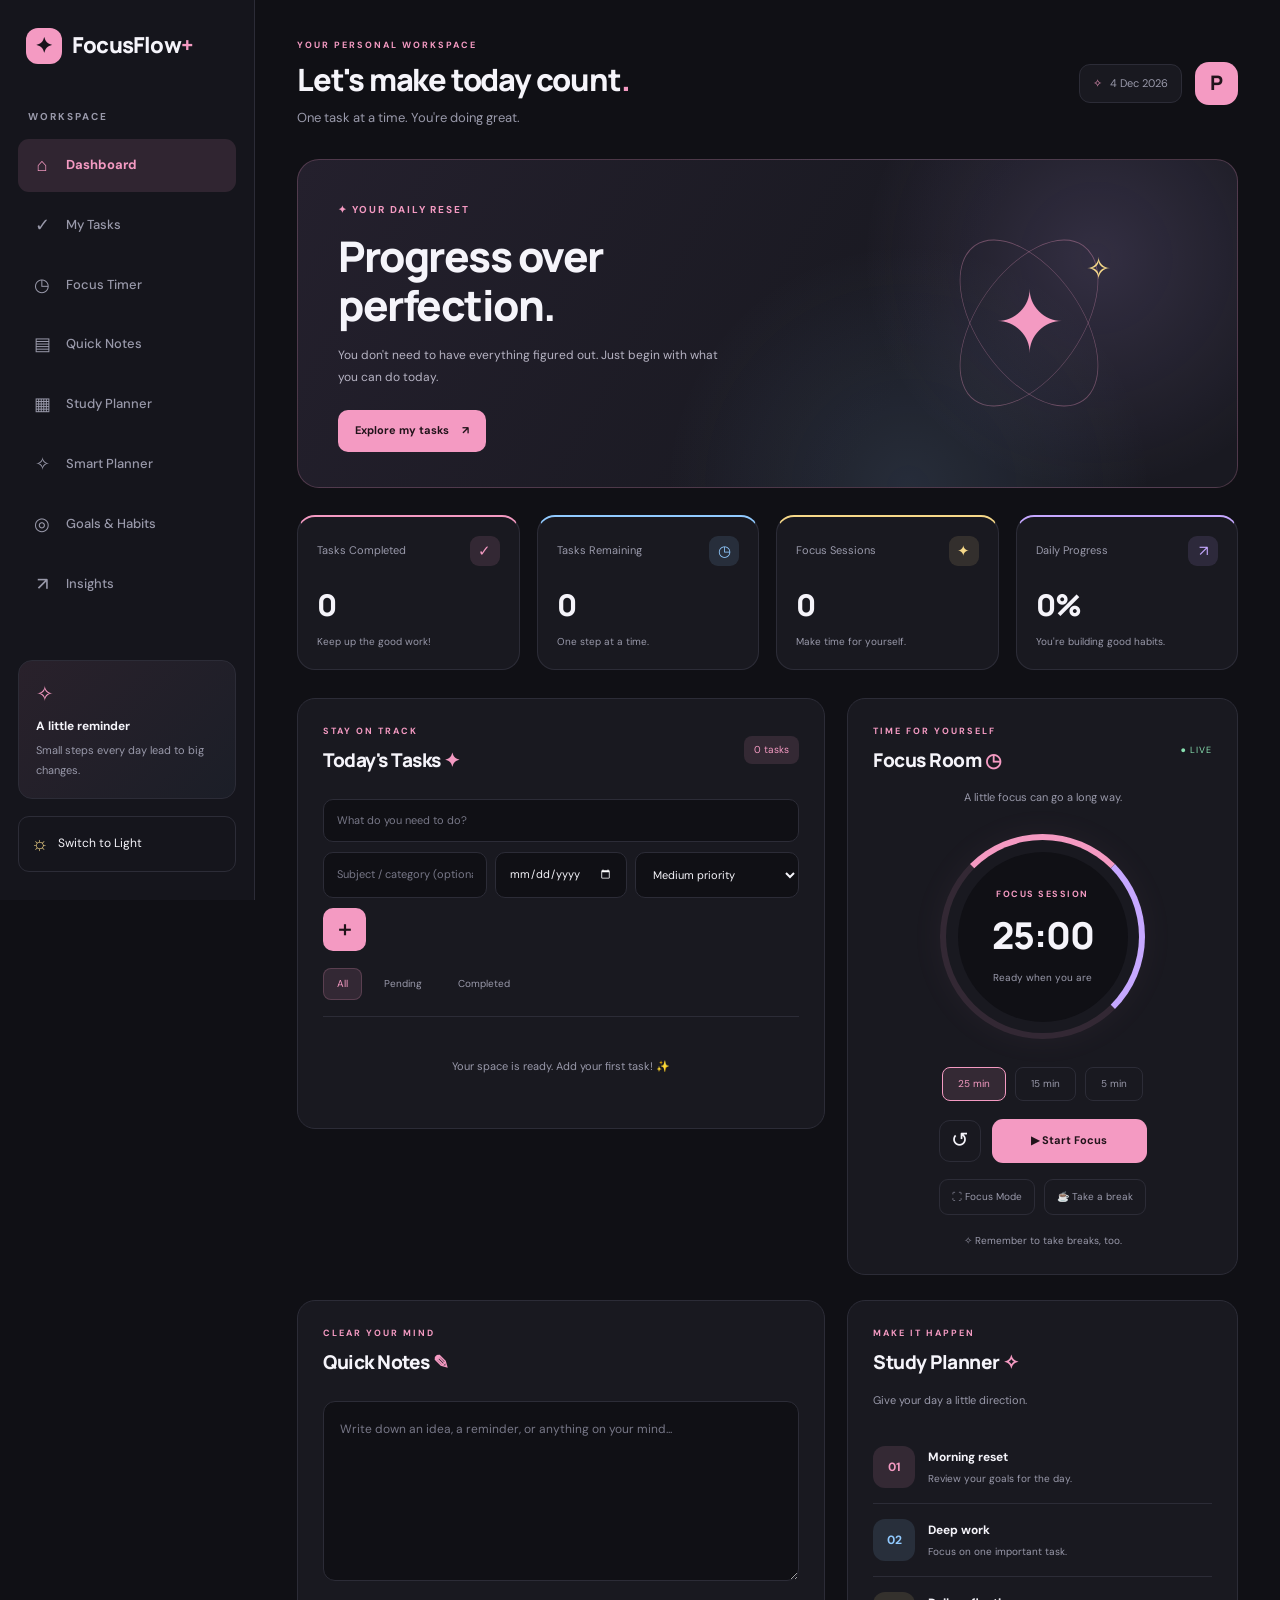
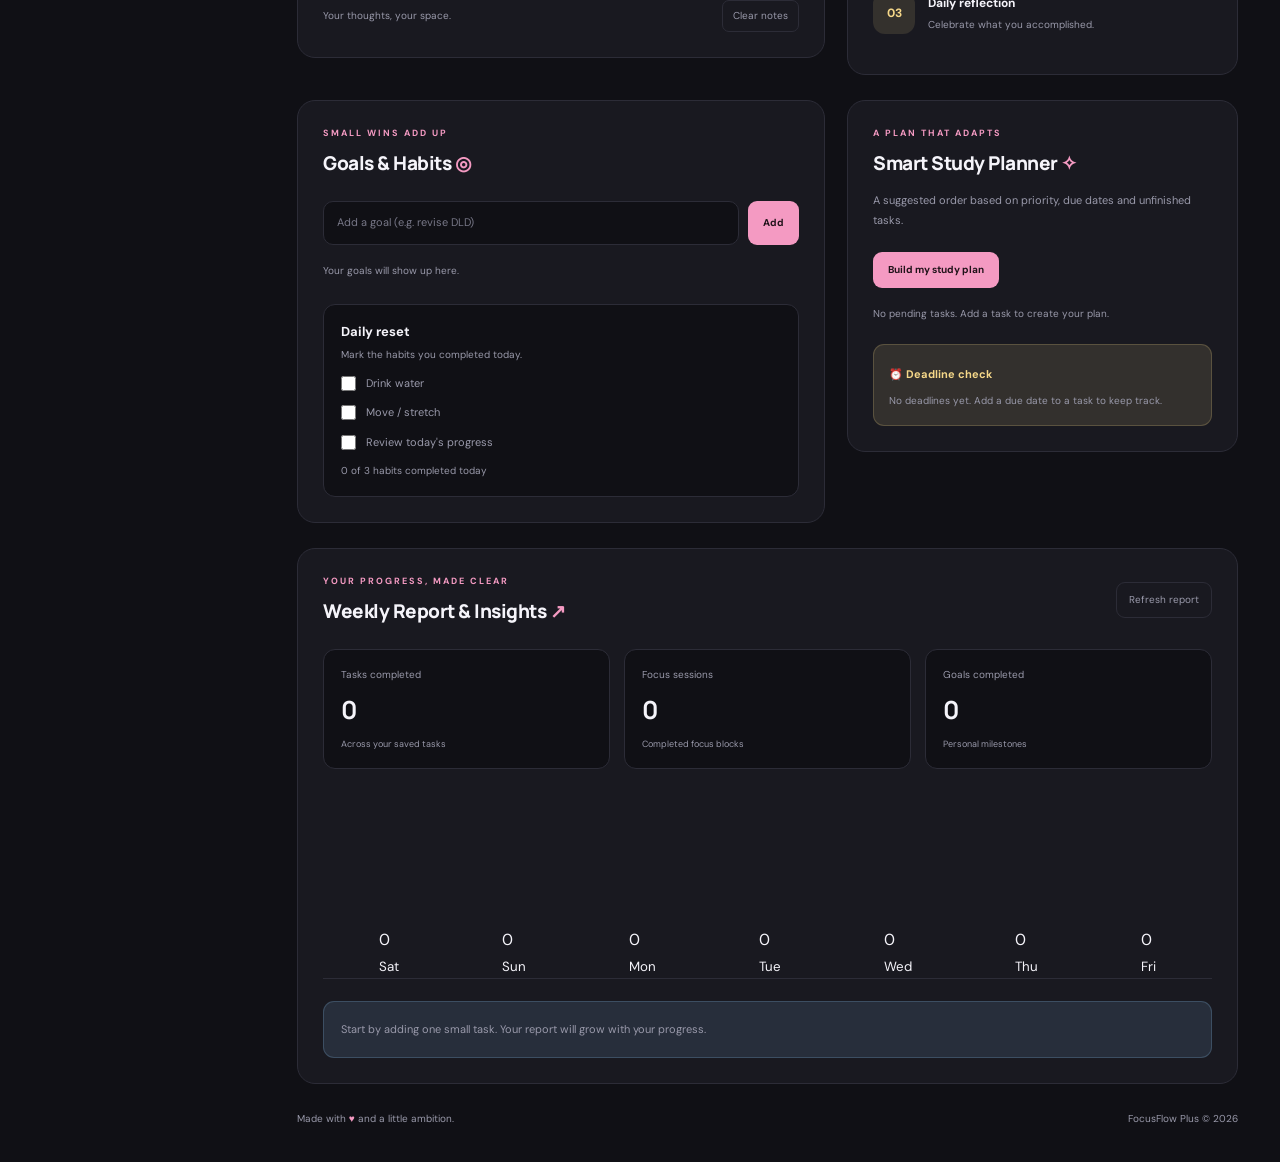
<file: index.html>
<!DOCTYPE html>
<html lang="en">

<head>
    <meta charset="UTF-8">
    <meta name="viewport" content="width=device-width, initial-scale=1.0">

    <title>FocusFlow Plus | Your Productivity Space</title>

    <link rel="stylesheet" href="style.css">
</head>

<body>

    <div class="app-container">

        <!-- SIDEBAR -->
        <aside class="sidebar">

            <div class="logo">
                <span class="logo-icon">✦</span>
                <span>FocusFlow<span class="logo-plus">+</span></span>
            </div>

            <p class="sidebar-label">WORKSPACE</p>

            <nav class="sidebar-nav">
                <a href="#dashboard" class="nav-link active">
                    <span>⌂</span> Dashboard
                </a>

                <a href="#tasks" class="nav-link">
                    <span>✓</span> My Tasks
                </a>

                <a href="#focus" class="nav-link">
                    <span>◷</span> Focus Timer
                </a>

                <a href="#notes" class="nav-link">
                    <span>▤</span> Quick Notes
                </a>

                <a href="#planner" class="nav-link">
                    <span>▦</span> Study Planner
                </a>

                <a href="#smartPlanner" class="nav-link">
                    <span>✧</span> Smart Planner
                </a>

                <a href="#goals" class="nav-link">
                    <span>◎</span> Goals & Habits
                </a>

                <a href="#insights" class="nav-link">
                    <span>↗</span> Insights
                </a>
            </nav>

            <div class="sidebar-bottom">

                <div class="quote-card">
                    <span class="quote-icon">✧</span>
                    <p class="quote-title">A little reminder</p>

                    <p class="quote-text">
                        Small steps every day lead to big changes.
                    </p>
                </div>

                <button id="themeToggle" class="theme-toggle">
                    <span>☼</span> Change Theme
                </button>

            </div>

        </aside>


        <!-- MAIN CONTENT -->
        <main class="main-content" id="dashboard">

            <!-- TOP HEADER -->
            <header class="topbar">

                <div>
                    <p class="welcome-label">YOUR PERSONAL WORKSPACE</p>

                    <h1>
                        Let's make today count<span class="pink-dot">.</span>
                    </h1>

                    <p class="header-subtitle">
                        One task at a time. You're doing great.
                    </p>
                </div>

                <div class="profile-area">

                    <div class="date-badge">
                        <span>✧</span>
                        <span id="currentDate">Loading date...</span>
                    </div>

                    <div class="profile-avatar">P</div>

                </div>

            </header>


            <!-- HERO SECTION -->
            <section class="hero-card">

                <div class="hero-content">

                    <span class="hero-tag">✦ YOUR DAILY RESET</span>

                    <h2>Progress over<br>perfection.</h2>

                    <p>
                        You don't need to have everything figured out.
                        Just begin with what you can do today.
                    </p>

                    <a href="#tasks" class="hero-button">
                        Explore my tasks <span>↗</span>
                    </a>

                </div>

                <div class="hero-decoration">
                    <div class="orbit orbit-one"></div>
                    <div class="orbit orbit-two"></div>
                    <div class="hero-star">✦</div>
                    <div class="hero-small-star">✧</div>
                </div>

            </section>


            <!-- STATISTICS -->
            <section class="stats-grid">

                <div class="stat-card pink-card">

                    <div class="stat-top">
                        <span class="stat-label">Tasks Completed</span>
                        <span class="stat-icon">✓</span>
                    </div>

                    <h2 id="completedCount">0</h2>

                    <p>Keep up the good work!</p>

                </div>


                <div class="stat-card blue-card">

                    <div class="stat-top">
                        <span class="stat-label">Tasks Remaining</span>
                        <span class="stat-icon">◷</span>
                    </div>

                    <h2 id="remainingCount">0</h2>

                    <p>One step at a time.</p>

                </div>


                <div class="stat-card yellow-card">

                    <div class="stat-top">
                        <span class="stat-label">Focus Sessions</span>
                        <span class="stat-icon">✦</span>
                    </div>

                    <h2 id="focusCount">0</h2>

                    <p>Make time for yourself.</p>

                </div>


                <div class="stat-card purple-card">

                    <div class="stat-top">
                        <span class="stat-label">Daily Progress</span>
                        <span class="stat-icon">↗</span>
                    </div>

                    <h2 id="progressPercent">0%</h2>

                    <p>You're building good habits.</p>

                </div>

            </section>


            <!-- TASKS AND FOCUS TIMER -->
            <section class="content-grid">


                <!-- TASK MANAGER -->
                <div class="panel tasks-panel" id="tasks">

                    <div class="panel-header">

                        <div>
                            <p class="section-eyebrow">STAY ON TRACK</p>

                            <h2>Today's Tasks <span>✦</span></h2>
                        </div>

                        <span class="panel-count" id="taskCount">
                            0 tasks
                        </span>

                    </div>


                    <!-- TASK FORM -->
                    <form id="taskForm" class="task-form">

                        <input
                            type="text"
                            id="taskInput"
                            placeholder="What do you need to do?"
                            maxlength="100"
                            autocomplete="off"
                            required
                        >

                        <div class="task-extra-fields">

                            <input
                                type="text"
                                id="taskSubject"
                                placeholder="Subject / category (optional)"
                                maxlength="40"
                            >

                            <input
                                type="date"
                                id="taskDueDate"
                                aria-label="Task due date"
                            >

                            <select
                                id="taskPriority"
                                aria-label="Task priority"
                            >
                                <option value="medium">
                                    Medium priority
                                </option>

                                <option value="high">
                                    High priority
                                </option>

                                <option value="low">
                                    Low priority
                                </option>
                            </select>

                        </div>

                        <button type="submit" class="add-task-btn">
                            +
                        </button>

                    </form>


                    <!-- TASK FILTERS -->
                    <div class="task-filters">

                        <button
                            class="filter-btn active"
                            data-filter="all"
                        >
                            All
                        </button>

                        <button
                            class="filter-btn"
                            data-filter="pending"
                        >
                            Pending
                        </button>

                        <button
                            class="filter-btn"
                            data-filter="completed"
                        >
                            Completed
                        </button>

                    </div>


                    <!-- TASK LIST -->
                    <div id="taskList" class="task-list">
                        <!-- Tasks will be added using JavaScript -->
                    </div>

                    <p id="emptyTasks" class="empty-message">
                        Your space is ready. Add your first task! ✨
                    </p>

                </div>



                <!-- POMODORO TIMER -->
                <div class="panel focus-panel" id="focus">

                    <div class="panel-header">

                        <div>
                            <p class="section-eyebrow">TIME FOR YOURSELF</p>

                            <h2>Focus Room <span>◷</span></h2>
                        </div>

                        <span class="live-dot">● LIVE</span>

                    </div>


                    <p class="focus-description">
                        A little focus can go a long way.
                    </p>


                    <!-- TIMER -->
                    <div class="timer-circle">

                        <div class="timer-inner">

                            <span id="timerMode">
                                FOCUS SESSION
                            </span>

                            <h2 id="timerDisplay">25:00</h2>

                            <p id="timerStatus">
                                Ready when you are
                            </p>

                        </div>

                    </div>


                    <!-- TIMER PRESETS -->
                    <div class="timer-presets">

                        <button
                            class="preset-btn active"
                            data-minutes="25"
                        >
                            25 min
                        </button>

                        <button
                            class="preset-btn"
                            data-minutes="15"
                        >
                            15 min
                        </button>

                        <button
                            class="preset-btn"
                            data-minutes="5"
                        >
                            5 min
                        </button>

                    </div>


                    <!-- TIMER CONTROLS -->
                    <div class="timer-controls">

                        <button id="resetTimer" class="reset-btn">
                            ↺
                        </button>

                        <button id="startTimer" class="start-btn">
                            ▶ Start Focus
                        </button>

                    </div>


                    <!-- EXTRA FOCUS FEATURES -->
                    <div class="focus-extra-controls">

                        <button
                            type="button"
                            id="focusModeBtn"
                            class="secondary-action"
                        >
                            ⛶ Focus Mode
                        </button>

                        <button
                            type="button"
                            id="breakModeBtn"
                            class="secondary-action"
                        >
                            ☕ Take a break
                        </button>

                    </div>

                    <p class="focus-tip">
                        ✧ Remember to take breaks, too.
                    </p>

                </div>

            </section>



            <!-- NOTES AND STUDY PLANNER -->
            <section class="content-grid lower-grid">


                <!-- QUICK NOTES -->
                <div class="panel notes-panel" id="notes">

                    <div class="panel-header">

                        <div>
                            <p class="section-eyebrow">CLEAR YOUR MIND</p>

                            <h2>Quick Notes <span>✎</span></h2>
                        </div>

                    </div>


                    <textarea
                        id="notesInput"
                        placeholder="Write down an idea, a reminder, or anything on your mind..."
                    ></textarea>


                    <div class="notes-footer">

                        <span id="notesStatus">
                            Your thoughts, your space.
                        </span>

                        <button
                            id="clearNotes"
                            class="clear-notes-btn"
                        >
                            Clear notes
                        </button>

                    </div>

                </div>



                <!-- STUDY PLANNER -->
                <div class="panel planner-panel" id="planner">

                    <div class="panel-header">

                        <div>
                            <p class="section-eyebrow">MAKE IT HAPPEN</p>

                            <h2>Study Planner <span>✧</span></h2>
                        </div>

                    </div>


                    <p class="planner-description">
                        Give your day a little direction.
                    </p>


                    <div class="planner-item">

                        <span class="planner-icon pink-icon">01</span>

                        <div>
                            <h3>Morning reset</h3>
                            <p>Review your goals for the day.</p>
                        </div>

                    </div>


                    <div class="planner-item">

                        <span class="planner-icon blue-icon">02</span>

                        <div>
                            <h3>Deep work</h3>
                            <p>Focus on one important task.</p>
                        </div>

                    </div>


                    <div class="planner-item">

                        <span class="planner-icon yellow-icon">03</span>

                        <div>
                            <h3>Daily reflection</h3>
                            <p>Celebrate what you accomplished.</p>
                        </div>

                    </div>

                </div>

            </section>



            <!-- GOALS, HABITS AND SMART PLANNER -->
            <section class="content-grid extra-grid">


                <!-- GOALS AND HABITS -->
                <div class="panel goals-panel" id="goals">

                    <div class="panel-header">

                        <div>
                            <p class="section-eyebrow">SMALL WINS ADD UP</p>

                            <h2>Goals & Habits <span>◎</span></h2>
                        </div>

                    </div>


                    <!-- ADD GOAL -->
                    <form id="goalForm" class="inline-form">

                        <input
                            id="goalInput"
                            type="text"
                            maxlength="70"
                            placeholder="Add a goal (e.g. revise DLD)"
                            required
                        >

                        <button
                            type="submit"
                            class="primary-small-btn"
                        >
                            Add
                        </button>

                    </form>


                    <!-- GOAL LIST -->
                    <div id="goalList" class="goal-list"></div>


                    <!-- DAILY HABITS -->
                    <div class="habit-box">

                        <div>
                            <h3>Daily reset</h3>

                            <p>
                                Mark the habits you completed today.
                            </p>
                        </div>


                        <label>
                            <input
                                type="checkbox"
                                class="habit-check"
                                data-habit="water"
                            >
                            Drink water
                        </label>


                        <label>
                            <input
                                type="checkbox"
                                class="habit-check"
                                data-habit="movement"
                            >
                            Move / stretch
                        </label>


                        <label>
                            <input
                                type="checkbox"
                                class="habit-check"
                                data-habit="review"
                            >
                            Review today's progress
                        </label>


                        <p id="habitProgress" class="muted-small">
                            0 of 3 habits completed today
                        </p>

                    </div>

                </div>



                <!-- SMART STUDY PLANNER -->
                <div
                    class="panel smart-planner-panel"
                    id="smartPlanner"
                >

                    <div class="panel-header">

                        <div>
                            <p class="section-eyebrow">A PLAN THAT ADAPTS</p>

                            <h2>
                                Smart Study Planner <span>✧</span>
                            </h2>
                        </div>

                    </div>


                    <p class="planner-description">
                        A suggested order based on priority,
                        due dates and unfinished tasks.
                    </p>


                    <button
                        type="button"
                        id="generatePlanBtn"
                        class="primary-small-btn"
                    >
                        Build my study plan
                    </button>


                    <div
                        id="smartPlanList"
                        class="smart-plan-list"
                    >
                        <p class="muted-small">
                            Add tasks with due dates and priorities,
                            then build your plan.
                        </p>
                    </div>


                    <!-- DEADLINE TRACKER -->
                    <div class="deadline-box">

                        <strong>⏰ Deadline check</strong>

                        <p id="deadlineMessage">
                            Your upcoming deadlines will appear here.
                        </p>

                    </div>

                </div>

            </section>



            <!-- WEEKLY REPORT AND INSIGHTS -->
            <section class="panel insights-panel" id="insights">

                <div class="panel-header">

                    <div>
                        <p class="section-eyebrow">
                            YOUR PROGRESS, MADE CLEAR
                        </p>

                        <h2>
                            Weekly Report & Insights <span>↗</span>
                        </h2>
                    </div>


                    <button
                        id="refreshInsights"
                        class="secondary-action"
                    >
                        Refresh report
                    </button>

                </div>


                <!-- INSIGHT STATISTICS -->
                <div class="insights-grid">

                    <div class="insight-stat">

                        <span>Tasks completed</span>

                        <strong id="weeklyTasks">0</strong>

                        <small>Across your saved tasks</small>

                    </div>


                    <div class="insight-stat">

                        <span>Focus sessions</span>

                        <strong id="weeklySessions">0</strong>

                        <small>Completed focus blocks</small>

                    </div>


                    <div class="insight-stat">

                        <span>Goals completed</span>

                        <strong id="completedGoals">0</strong>

                        <small>Personal milestones</small>

                    </div>

                </div>


                <!-- WEEKLY BAR CHART -->
                <div
                    class="report-bars"
                    id="weeklyBars"
                    aria-label="Weekly task completion chart"
                ></div>


                <!-- PERSONAL INSIGHTS -->
                <div class="insight-message" id="insightMessage">
                    Your personal insights will appear here
                    as you use FocusFlow Plus.
                </div>

            </section>



            <!-- FOOTER -->
            <footer class="footer">

                <p>
                    Made with <span>♥</span> and a little ambition.
                </p>

                <p>
                    FocusFlow Plus © 2026
                </p>

            </footer>

        </main>

    </div>


    <!-- JAVASCRIPT -->
    <script src="script.js"></script>

</body>

</html>
</file>
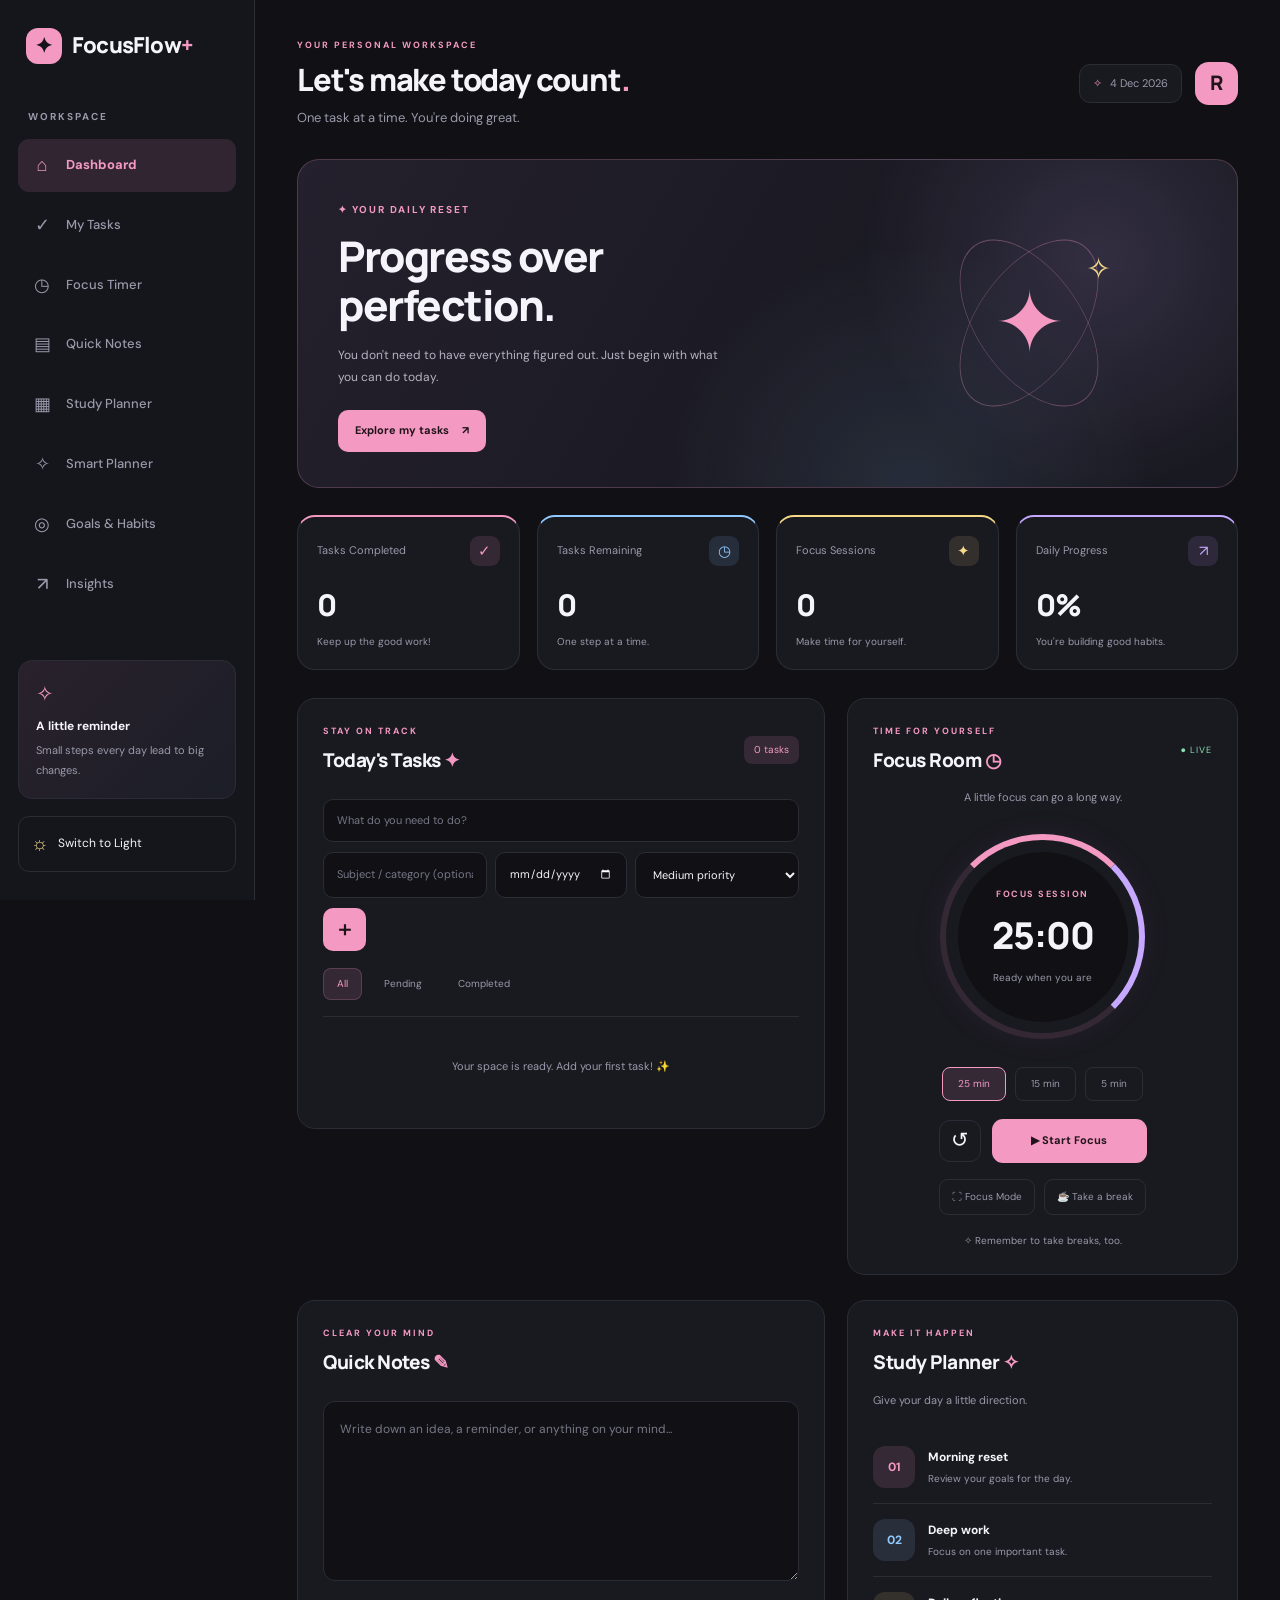
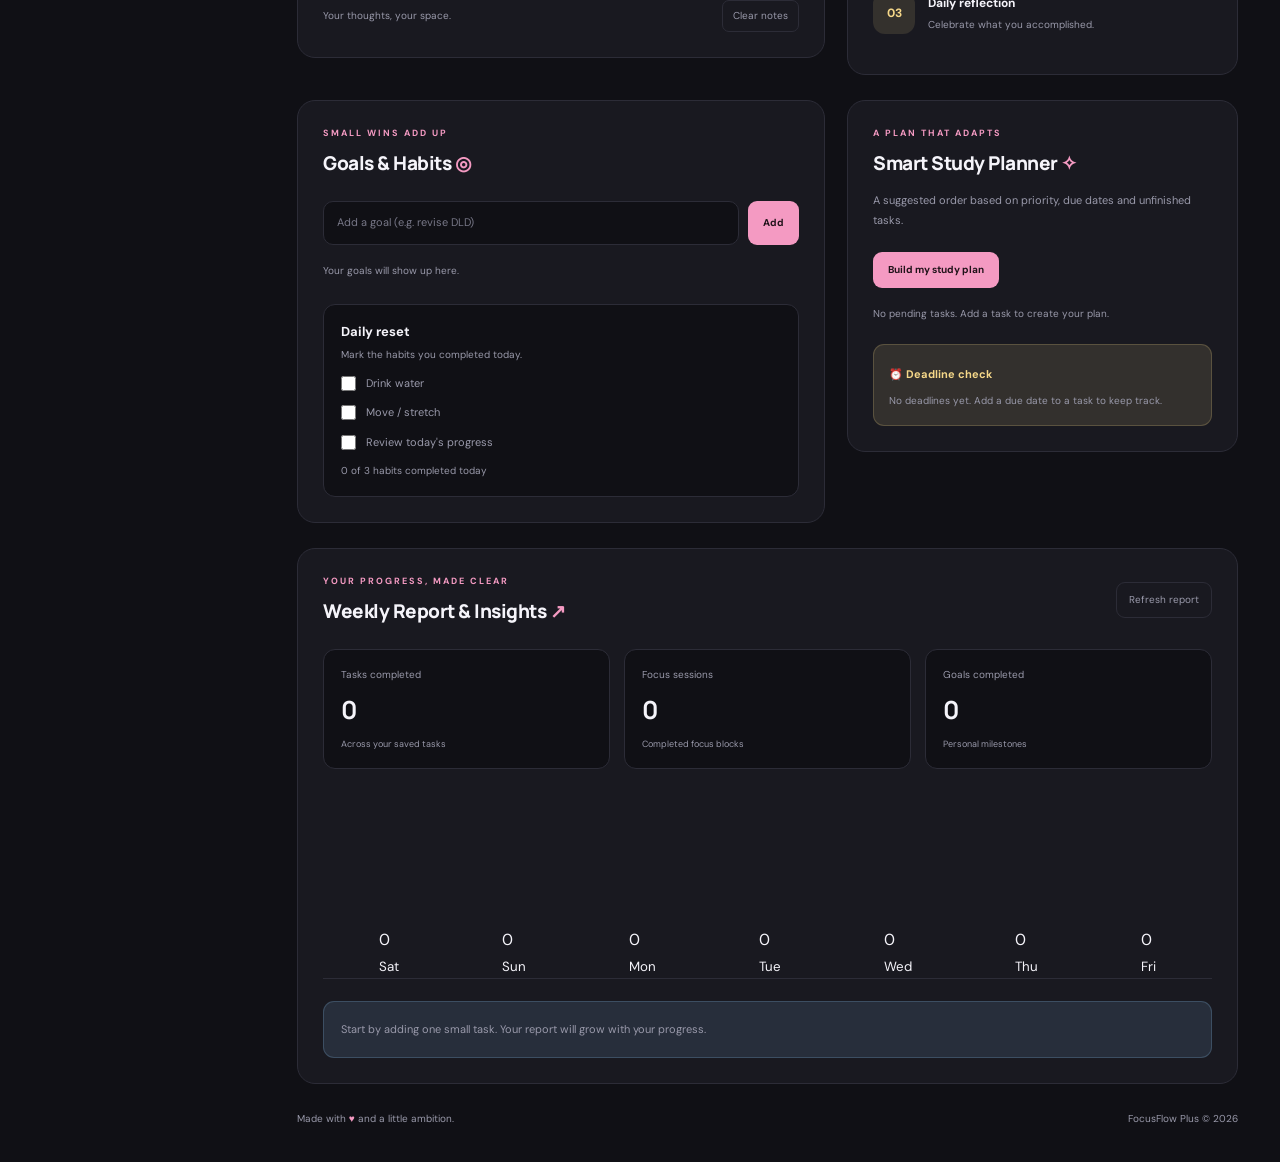
<file: index (5).html>
<!DOCTYPE html>
<html lang="en">

<head>
    <meta charset="UTF-8">
    <meta name="viewport" content="width=device-width, initial-scale=1.0">

    <title>FocusFlow Plus | Your Productivity Space</title>

    <link rel="stylesheet" href="style.css">
</head>

<body>

    <div class="app-container">

        <!-- SIDEBAR -->
        <aside class="sidebar">

            <div class="logo">
                <span class="logo-icon">✦</span>
                <span>FocusFlow<span class="logo-plus">+</span></span>
            </div>

            <p class="sidebar-label">WORKSPACE</p>

            <nav class="sidebar-nav">
                <a href="#dashboard" class="nav-link active">
                    <span>⌂</span> Dashboard
                </a>

                <a href="#tasks" class="nav-link">
                    <span>✓</span> My Tasks
                </a>

                <a href="#focus" class="nav-link">
                    <span>◷</span> Focus Timer
                </a>

                <a href="#notes" class="nav-link">
                    <span>▤</span> Quick Notes
                </a>

                <a href="#planner" class="nav-link">
                    <span>▦</span> Study Planner
                </a>

                <a href="#smartPlanner" class="nav-link">
                    <span>✧</span> Smart Planner
                </a>

                <a href="#goals" class="nav-link">
                    <span>◎</span> Goals & Habits
                </a>

                <a href="#insights" class="nav-link">
                    <span>↗</span> Insights
                </a>
            </nav>

            <div class="sidebar-bottom">

                <div class="quote-card">
                    <span class="quote-icon">✧</span>
                    <p class="quote-title">A little reminder</p>

                    <p class="quote-text">
                        Small steps every day lead to big changes.
                    </p>
                </div>

                <button id="themeToggle" class="theme-toggle">
                    <span>☼</span> Change Theme
                </button>

            </div>

        </aside>


        <!-- MAIN CONTENT -->
        <main class="main-content" id="dashboard">

            <!-- TOP HEADER -->
            <header class="topbar">

                <div>
                    <p class="welcome-label">YOUR PERSONAL WORKSPACE</p>

                    <h1>
                        Let's make today count<span class="pink-dot">.</span>
                    </h1>

                    <p class="header-subtitle">
                        One task at a time. You're doing great.
                    </p>
                </div>

                <div class="profile-area">

                    <div class="date-badge">
                        <span>✧</span>
                        <span id="currentDate">Loading date...</span>
                    </div>

                    <div class="profile-avatar">R</div>

                </div>

            </header>


            <!-- HERO SECTION -->
            <section class="hero-card">

                <div class="hero-content">

                    <span class="hero-tag">✦ YOUR DAILY RESET</span>

                    <h2>Progress over<br>perfection.</h2>

                    <p>
                        You don't need to have everything figured out.
                        Just begin with what you can do today.
                    </p>

                    <a href="#tasks" class="hero-button">
                        Explore my tasks <span>↗</span>
                    </a>

                </div>

                <div class="hero-decoration">
                    <div class="orbit orbit-one"></div>
                    <div class="orbit orbit-two"></div>
                    <div class="hero-star">✦</div>
                    <div class="hero-small-star">✧</div>
                </div>

            </section>


            <!-- STATISTICS -->
            <section class="stats-grid">

                <div class="stat-card pink-card">

                    <div class="stat-top">
                        <span class="stat-label">Tasks Completed</span>
                        <span class="stat-icon">✓</span>
                    </div>

                    <h2 id="completedCount">0</h2>

                    <p>Keep up the good work!</p>

                </div>


                <div class="stat-card blue-card">

                    <div class="stat-top">
                        <span class="stat-label">Tasks Remaining</span>
                        <span class="stat-icon">◷</span>
                    </div>

                    <h2 id="remainingCount">0</h2>

                    <p>One step at a time.</p>

                </div>


                <div class="stat-card yellow-card">

                    <div class="stat-top">
                        <span class="stat-label">Focus Sessions</span>
                        <span class="stat-icon">✦</span>
                    </div>

                    <h2 id="focusCount">0</h2>

                    <p>Make time for yourself.</p>

                </div>


                <div class="stat-card purple-card">

                    <div class="stat-top">
                        <span class="stat-label">Daily Progress</span>
                        <span class="stat-icon">↗</span>
                    </div>

                    <h2 id="progressPercent">0%</h2>

                    <p>You're building good habits.</p>

                </div>

            </section>


            <!-- TASKS AND FOCUS TIMER -->
            <section class="content-grid">


                <!-- TASK MANAGER -->
                <div class="panel tasks-panel" id="tasks">

                    <div class="panel-header">

                        <div>
                            <p class="section-eyebrow">STAY ON TRACK</p>

                            <h2>Today's Tasks <span>✦</span></h2>
                        </div>

                        <span class="panel-count" id="taskCount">
                            0 tasks
                        </span>

                    </div>


                    <!-- TASK FORM -->
                    <form id="taskForm" class="task-form">

                        <input
                            type="text"
                            id="taskInput"
                            placeholder="What do you need to do?"
                            maxlength="100"
                            autocomplete="off"
                            required
                        >

                        <div class="task-extra-fields">

                            <input
                                type="text"
                                id="taskSubject"
                                placeholder="Subject / category (optional)"
                                maxlength="40"
                            >

                            <input
                                type="date"
                                id="taskDueDate"
                                aria-label="Task due date"
                            >

                            <select
                                id="taskPriority"
                                aria-label="Task priority"
                            >
                                <option value="medium">
                                    Medium priority
                                </option>

                                <option value="high">
                                    High priority
                                </option>

                                <option value="low">
                                    Low priority
                                </option>
                            </select>

                        </div>

                        <button type="submit" class="add-task-btn">
                            +
                        </button>

                    </form>


                    <!-- TASK FILTERS -->
                    <div class="task-filters">

                        <button
                            class="filter-btn active"
                            data-filter="all"
                        >
                            All
                        </button>

                        <button
                            class="filter-btn"
                            data-filter="pending"
                        >
                            Pending
                        </button>

                        <button
                            class="filter-btn"
                            data-filter="completed"
                        >
                            Completed
                        </button>

                    </div>


                    <!-- TASK LIST -->
                    <div id="taskList" class="task-list">
                        <!-- Tasks will be added using JavaScript -->
                    </div>

                    <p id="emptyTasks" class="empty-message">
                        Your space is ready. Add your first task! ✨
                    </p>

                </div>



                <!-- POMODORO TIMER -->
                <div class="panel focus-panel" id="focus">

                    <div class="panel-header">

                        <div>
                            <p class="section-eyebrow">TIME FOR YOURSELF</p>

                            <h2>Focus Room <span>◷</span></h2>
                        </div>

                        <span class="live-dot">● LIVE</span>

                    </div>


                    <p class="focus-description">
                        A little focus can go a long way.
                    </p>


                    <!-- TIMER -->
                    <div class="timer-circle">

                        <div class="timer-inner">

                            <span id="timerMode">
                                FOCUS SESSION
                            </span>

                            <h2 id="timerDisplay">25:00</h2>

                            <p id="timerStatus">
                                Ready when you are
                            </p>

                        </div>

                    </div>


                    <!-- TIMER PRESETS -->
                    <div class="timer-presets">

                        <button
                            class="preset-btn active"
                            data-minutes="25"
                        >
                            25 min
                        </button>

                        <button
                            class="preset-btn"
                            data-minutes="15"
                        >
                            15 min
                        </button>

                        <button
                            class="preset-btn"
                            data-minutes="5"
                        >
                            5 min
                        </button>

                    </div>


                    <!-- TIMER CONTROLS -->
                    <div class="timer-controls">

                        <button id="resetTimer" class="reset-btn">
                            ↺
                        </button>

                        <button id="startTimer" class="start-btn">
                            ▶ Start Focus
                        </button>

                    </div>


                    <!-- EXTRA FOCUS FEATURES -->
                    <div class="focus-extra-controls">

                        <button
                            type="button"
                            id="focusModeBtn"
                            class="secondary-action"
                        >
                            ⛶ Focus Mode
                        </button>

                        <button
                            type="button"
                            id="breakModeBtn"
                            class="secondary-action"
                        >
                            ☕ Take a break
                        </button>

                    </div>

                    <p class="focus-tip">
                        ✧ Remember to take breaks, too.
                    </p>

                </div>

            </section>



            <!-- NOTES AND STUDY PLANNER -->
            <section class="content-grid lower-grid">


                <!-- QUICK NOTES -->
                <div class="panel notes-panel" id="notes">

                    <div class="panel-header">

                        <div>
                            <p class="section-eyebrow">CLEAR YOUR MIND</p>

                            <h2>Quick Notes <span>✎</span></h2>
                        </div>

                    </div>


                    <textarea
                        id="notesInput"
                        placeholder="Write down an idea, a reminder, or anything on your mind..."
                    ></textarea>


                    <div class="notes-footer">

                        <span id="notesStatus">
                            Your thoughts, your space.
                        </span>

                        <button
                            id="clearNotes"
                            class="clear-notes-btn"
                        >
                            Clear notes
                        </button>

                    </div>

                </div>



                <!-- STUDY PLANNER -->
                <div class="panel planner-panel" id="planner">

                    <div class="panel-header">

                        <div>
                            <p class="section-eyebrow">MAKE IT HAPPEN</p>

                            <h2>Study Planner <span>✧</span></h2>
                        </div>

                    </div>


                    <p class="planner-description">
                        Give your day a little direction.
                    </p>


                    <div class="planner-item">

                        <span class="planner-icon pink-icon">01</span>

                        <div>
                            <h3>Morning reset</h3>
                            <p>Review your goals for the day.</p>
                        </div>

                    </div>


                    <div class="planner-item">

                        <span class="planner-icon blue-icon">02</span>

                        <div>
                            <h3>Deep work</h3>
                            <p>Focus on one important task.</p>
                        </div>

                    </div>


                    <div class="planner-item">

                        <span class="planner-icon yellow-icon">03</span>

                        <div>
                            <h3>Daily reflection</h3>
                            <p>Celebrate what you accomplished.</p>
                        </div>

                    </div>

                </div>

            </section>



            <!-- GOALS, HABITS AND SMART PLANNER -->
            <section class="content-grid extra-grid">


                <!-- GOALS AND HABITS -->
                <div class="panel goals-panel" id="goals">

                    <div class="panel-header">

                        <div>
                            <p class="section-eyebrow">SMALL WINS ADD UP</p>

                            <h2>Goals & Habits <span>◎</span></h2>
                        </div>

                    </div>


                    <!-- ADD GOAL -->
                    <form id="goalForm" class="inline-form">

                        <input
                            id="goalInput"
                            type="text"
                            maxlength="70"
                            placeholder="Add a goal (e.g. revise DLD)"
                            required
                        >

                        <button
                            type="submit"
                            class="primary-small-btn"
                        >
                            Add
                        </button>

                    </form>


                    <!-- GOAL LIST -->
                    <div id="goalList" class="goal-list"></div>


                    <!-- DAILY HABITS -->
                    <div class="habit-box">

                        <div>
                            <h3>Daily reset</h3>

                            <p>
                                Mark the habits you completed today.
                            </p>
                        </div>


                        <label>
                            <input
                                type="checkbox"
                                class="habit-check"
                                data-habit="water"
                            >
                            Drink water
                        </label>


                        <label>
                            <input
                                type="checkbox"
                                class="habit-check"
                                data-habit="movement"
                            >
                            Move / stretch
                        </label>


                        <label>
                            <input
                                type="checkbox"
                                class="habit-check"
                                data-habit="review"
                            >
                            Review today's progress
                        </label>


                        <p id="habitProgress" class="muted-small">
                            0 of 3 habits completed today
                        </p>

                    </div>

                </div>



                <!-- SMART STUDY PLANNER -->
                <div
                    class="panel smart-planner-panel"
                    id="smartPlanner"
                >

                    <div class="panel-header">

                        <div>
                            <p class="section-eyebrow">A PLAN THAT ADAPTS</p>

                            <h2>
                                Smart Study Planner <span>✧</span>
                            </h2>
                        </div>

                    </div>


                    <p class="planner-description">
                        A suggested order based on priority,
                        due dates and unfinished tasks.
                    </p>


                    <button
                        type="button"
                        id="generatePlanBtn"
                        class="primary-small-btn"
                    >
                        Build my study plan
                    </button>


                    <div
                        id="smartPlanList"
                        class="smart-plan-list"
                    >
                        <p class="muted-small">
                            Add tasks with due dates and priorities,
                            then build your plan.
                        </p>
                    </div>


                    <!-- DEADLINE TRACKER -->
                    <div class="deadline-box">

                        <strong>⏰ Deadline check</strong>

                        <p id="deadlineMessage">
                            Your upcoming deadlines will appear here.
                        </p>

                    </div>

                </div>

            </section>



            <!-- WEEKLY REPORT AND INSIGHTS -->
            <section class="panel insights-panel" id="insights">

                <div class="panel-header">

                    <div>
                        <p class="section-eyebrow">
                            YOUR PROGRESS, MADE CLEAR
                        </p>

                        <h2>
                            Weekly Report & Insights <span>↗</span>
                        </h2>
                    </div>


                    <button
                        id="refreshInsights"
                        class="secondary-action"
                    >
                        Refresh report
                    </button>

                </div>


                <!-- INSIGHT STATISTICS -->
                <div class="insights-grid">

                    <div class="insight-stat">

                        <span>Tasks completed</span>

                        <strong id="weeklyTasks">0</strong>

                        <small>Across your saved tasks</small>

                    </div>


                    <div class="insight-stat">

                        <span>Focus sessions</span>

                        <strong id="weeklySessions">0</strong>

                        <small>Completed focus blocks</small>

                    </div>


                    <div class="insight-stat">

                        <span>Goals completed</span>

                        <strong id="completedGoals">0</strong>

                        <small>Personal milestones</small>

                    </div>

                </div>


                <!-- WEEKLY BAR CHART -->
                <div
                    class="report-bars"
                    id="weeklyBars"
                    aria-label="Weekly task completion chart"
                ></div>


                <!-- PERSONAL INSIGHTS -->
                <div class="insight-message" id="insightMessage">
                    Your personal insights will appear here
                    as you use FocusFlow Plus.
                </div>

            </section>



            <!-- FOOTER -->
            <footer class="footer">

                <p>
                    Made with <span>♥</span> and a little ambition.
                </p>

                <p>
                    FocusFlow Plus © 2026
                </p>

            </footer>

        </main>

    </div>


    <!-- JAVASCRIPT -->
    <script src="script.js"></script>

</body>

</html>
</file>
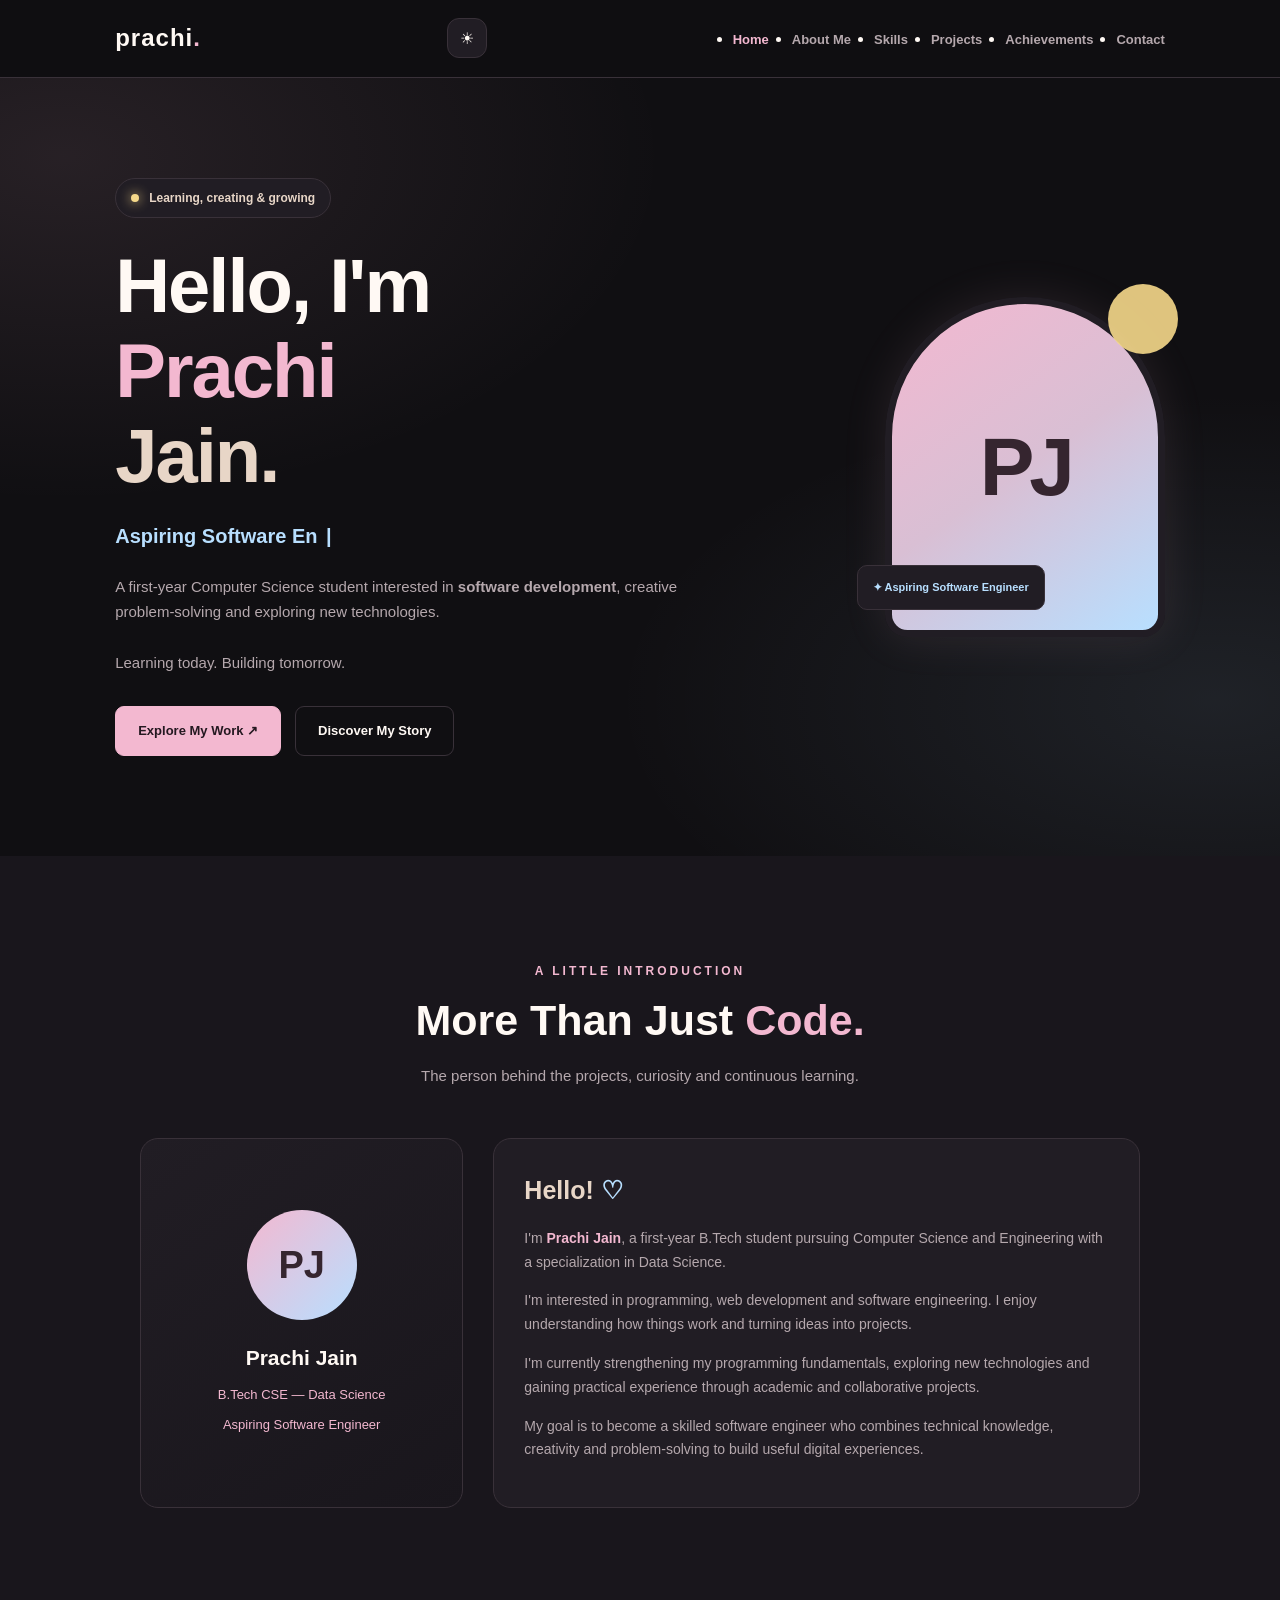
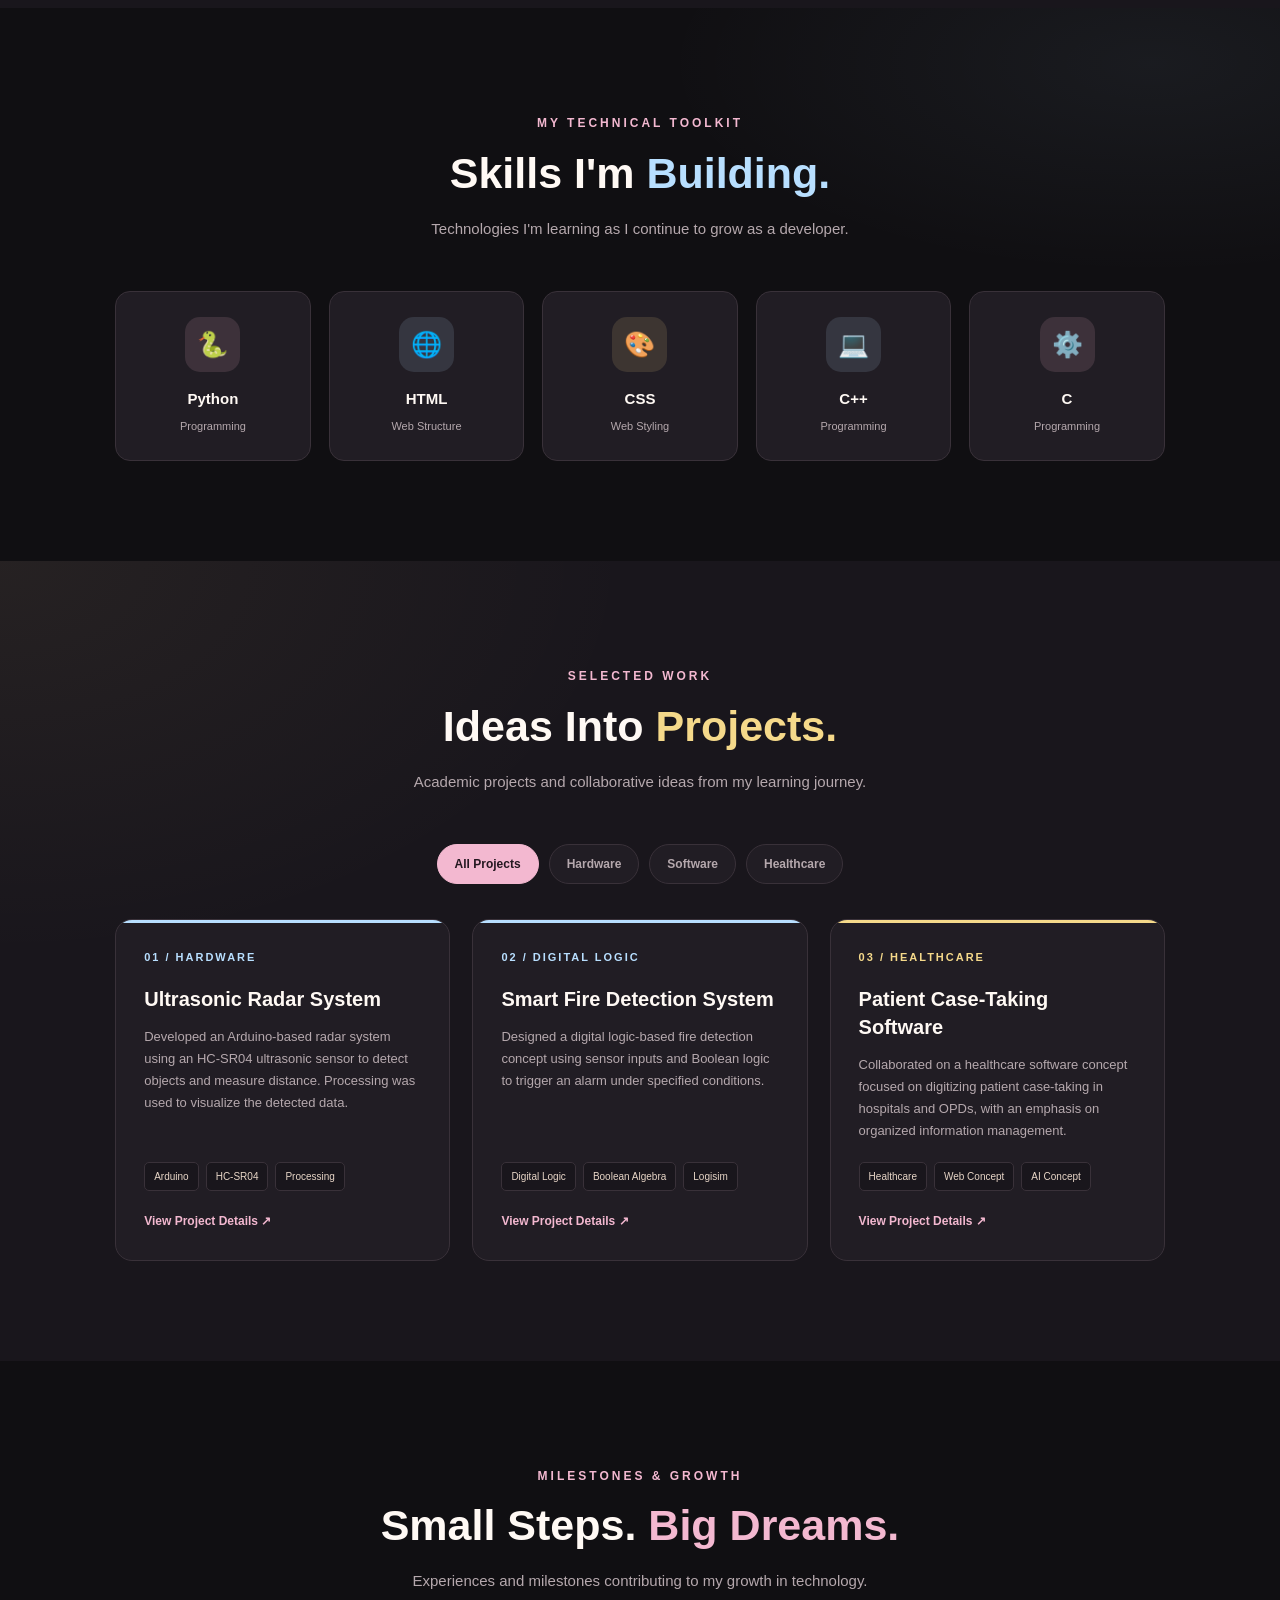
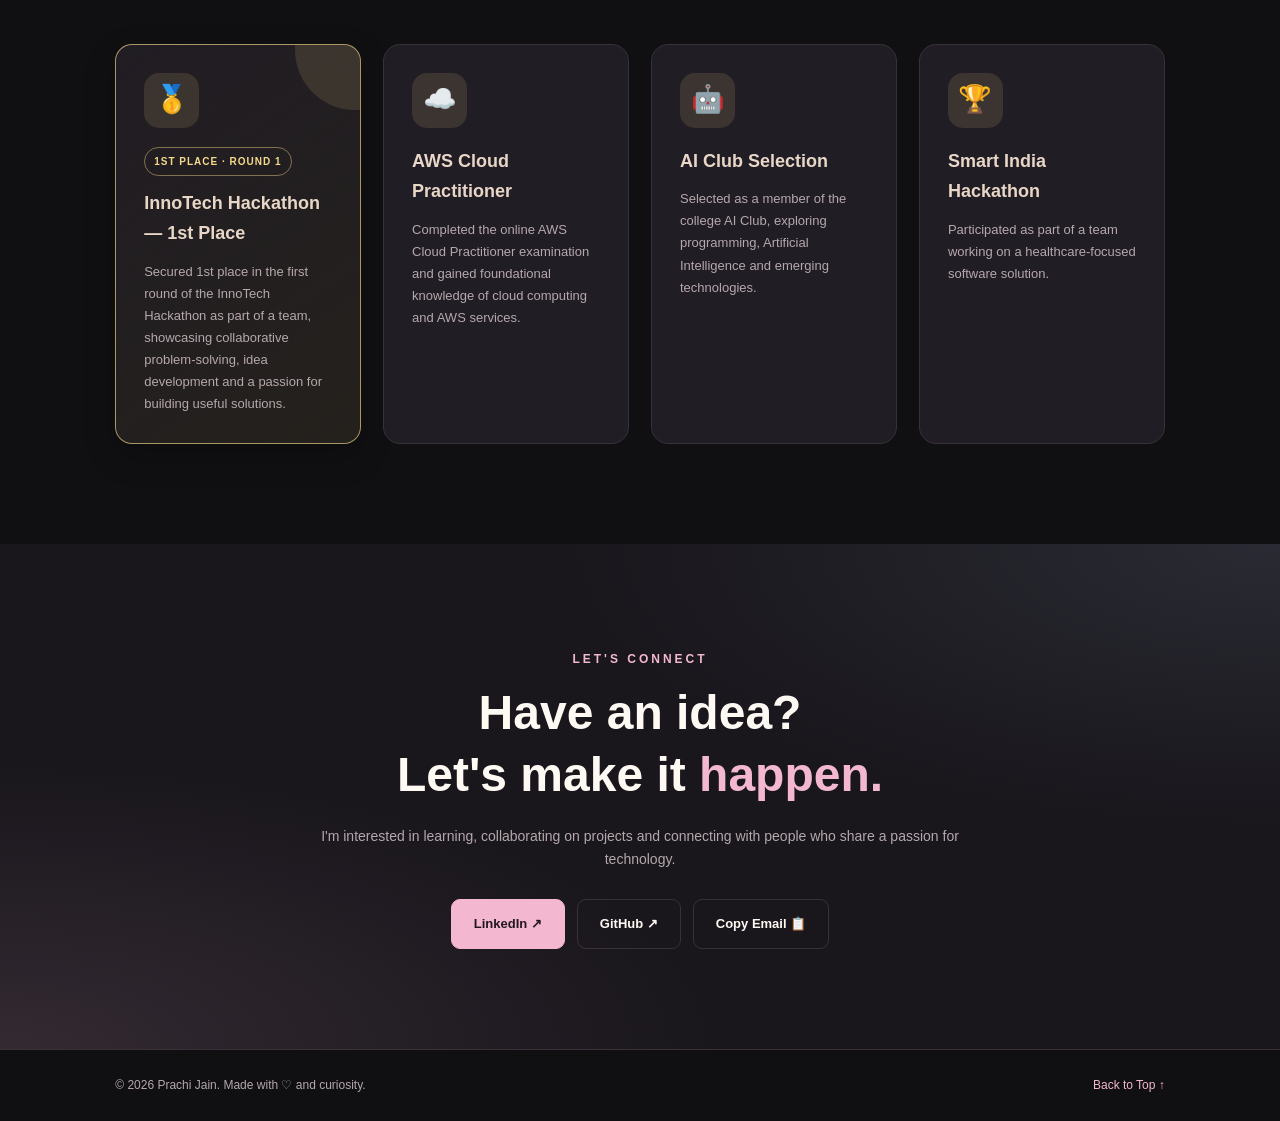
<file: portfolio.html>
<!DOCTYPE html>
<html lang="en">

<head>
    <meta charset="UTF-8">
    <meta name="viewport" content="width=device-width, initial-scale=1.0">

    <meta name="description"
          content="Prachi Jain's portfolio showcasing projects, technical skills and achievements.">

    <meta name="theme-color" content="#100F12">
    <meta property="og:title" content="Prachi Jain | Portfolio">
    <meta property="og:description" content="Aspiring Software Engineer | Projects, skills and achievements">
    <title>Prachi Jain | Portfolio</title>

    <style>

        /* =========================================
           1. THEME VARIABLES
        ========================================= */

        :root {
            color-scheme: dark;

            --bg: #100F12;
            --surface: #19161C;
            --card: #211D24;
            --card-hover: #29232C;

            --pink: #F3B8D0;
            --blue: #B8DFFF;
            --yellow: #F5D98A;
            --nude: #E8D6C7;

            --text: #FFF9F4;
            --muted: #B5A8AD;
            --border: #393139;

            --nav-bg: rgba(16, 15, 18, 0.90);
            --shadow: rgba(0, 0, 0, 0.22);
        }

        body.light-theme {
            color-scheme: light;

            --bg: #FAF6F1;
            --surface: #FFFDF9;
            --card: #F2E9E1;
            --card-hover: #EDE0D5;

            --pink: #A65378;
            --blue: #386C91;
            --yellow: #94711C;
            --nude: #795548;

            --text: #332923;
            --muted: #76675E;
            --border: #E2D4C7;

            --nav-bg: rgba(250, 246, 241, 0.93);
            --shadow: rgba(75, 54, 45, 0.10);
        }


        /* =========================================
           2. GLOBAL STYLES
        ========================================= */

        * {
            margin: 0;
            padding: 0;
            box-sizing: border-box;
        }

        html {
            scroll-behavior: smooth;
            scroll-padding-top: 100px;
        }

        body {
            font-family: "Segoe UI", Arial, sans-serif;

            background: var(--bg);
            color: var(--text);

            line-height: 1.7;
            overflow-x: hidden;

            transition:
                background-color 0.3s ease,
                color 0.3s ease;
        }

        a {
            text-decoration: none;
            color: inherit;
        }

        button {
            font: inherit;
        }

        button,
        a {
            -webkit-tap-highlight-color: transparent;
        }

        button:focus-visible,
        a:focus-visible {
            outline: 2px solid var(--blue);
            outline-offset: 4px;
        }

        section {
            padding: 100px 9%;
            scroll-margin-top: 85px;
        }

        .section-heading {
            text-align: center;
            margin-bottom: 50px;
        }

        .section-label {
            display: inline-block;

            color: var(--pink);

            font-size: 12px;
            font-weight: 800;
            letter-spacing: 3px;
            text-transform: uppercase;

            margin-bottom: 12px;
        }

        .section-title {
            color: var(--text);

            font-size: clamp(30px, 4vw, 43px);
            line-height: 1.3;

            margin-bottom: 14px;
        }

        .section-description {
            max-width: 600px;
            margin: auto;

            color: var(--muted);
            font-size: 15px;
        }

        .pink {
            color: var(--pink);
        }

        .blue {
            color: var(--blue);
        }

        .yellow {
            color: var(--yellow);
        }


        /* =========================================
           3. SCROLL PROGRESS BAR
        ========================================= */

        .progress-track {
            position: fixed;

            top: 0;
            left: 0;

            width: 100%;
            height: 4px;

            z-index: 2000;
            pointer-events: none;
        }

        .progress-bar {
            width: 0%;
            height: 100%;

            background: linear-gradient(
                90deg,
                var(--pink),
                var(--blue),
                var(--yellow)
            );
        }


        /* =========================================
           4. NAVIGATION
        ========================================= */

        .navbar {
            position: sticky;
            top: 0;
            z-index: 1000;

            display: flex;
            justify-content: space-between;
            align-items: center;

            gap: 20px;

            padding: 18px 9%;

            background: var(--nav-bg);
            backdrop-filter: blur(18px);

            border-bottom: 1px solid var(--border);
        }

        .logo {
            font-size: 24px;
            font-weight: 900;
            letter-spacing: 1px;

            color: var(--text);
        }

        .logo span {
            color: var(--pink);
        }

        .nav-right {
            display: flex;
            align-items: center;
            gap: 20px;
        }

        .nav-links {
            display: flex;
            align-items: center;
            gap: 23px;
        }

        .nav-links a {
            color: var(--muted);

            font-size: 13px;
            font-weight: 700;

            transition: color 0.25s ease;
        }

        .nav-links a:hover,
        .nav-links a.active {
            color: var(--pink);
        }

        .theme-toggle,
        .menu-toggle {
            width: 40px;
            height: 40px;

            border: 1px solid var(--border);
            border-radius: 12px;

            background: var(--card);
            color: var(--text);

            cursor: pointer;

            display: flex;
            align-items: center;
            justify-content: center;

            transition: 0.25s ease;
        }

        .theme-toggle:hover,
        .menu-toggle:hover {
            border-color: var(--pink);
            transform: translateY(-2px);
        }

        .menu-toggle {
            display: none;
        }


        /* =========================================
           5. HERO SECTION
        ========================================= */

        #home {
            min-height: 650px;

            display: flex;
            align-items: center;
            justify-content: space-between;

            gap: 50px;

            background:
                radial-gradient(
                    ellipse at 5% 10%,
                    rgba(243, 184, 208, 0.10),
                    transparent 35%
                ),
                radial-gradient(
                    ellipse at 95% 80%,
                    rgba(184, 223, 255, 0.09),
                    transparent 35%
                ),
                var(--bg);
        }

        .hero-content {
            max-width: 670px;
            z-index: 1;
        }

        .availability {
            display: inline-flex;
            align-items: center;
            gap: 10px;

            padding: 9px 15px;

            border-radius: 30px;
            border: 1px solid var(--border);

            background: var(--card);
            color: var(--nude);

            font-size: 12px;
            font-weight: 600;

            margin-bottom: 25px;
        }

        .availability-dot {
            width: 8px;
            height: 8px;

            border-radius: 50%;

            background: var(--yellow);
            box-shadow: 0 0 12px var(--yellow);
        }

        .hero-content h1 {
            font-size: clamp(44px, 6vw, 76px);
            line-height: 1.12;
            letter-spacing: -2px;

            margin-bottom: 20px;
        }

        .hero-name {
            display: block;
            color: var(--pink);
        }

        .hero-content h1 .surname {
            color: var(--nude);
        }

        .role-line {
            font-size: 20px;
            font-weight: 700;

            color: var(--blue);
            margin-bottom: 20px;

            min-height: 35px;
        }

        .typing-cursor {
            display: inline-block;
            margin-left: 3px;
            animation: blink 0.8s infinite;
        }

        @keyframes blink {
            50% {
                opacity: 0;
            }
        }

        .hero-description {
            max-width: 570px;

            color: var(--muted);
            font-size: 15px;

            margin-bottom: 30px;
        }

        .hero-buttons {
            display: flex;
            flex-wrap: wrap;
            gap: 14px;
        }

        .button {
            display: inline-block;

            padding: 13px 22px;
            border-radius: 9px;

            font-size: 13px;
            font-weight: 800;

            border: 1px solid transparent;
            cursor: pointer;

            transition: 0.3s ease;
        }

        .button-primary {
            background: var(--pink);
            color: #241820;
            border-color: var(--pink);
        }

        .button-primary:hover {
            transform: translateY(-4px);

            box-shadow:
                0 10px 25px rgba(243, 184, 208, 0.15);
        }

        .button-outline {
            background: transparent;
            border-color: var(--border);
            color: var(--text);
        }

        .button-outline:hover {
            border-color: var(--blue);
            color: var(--blue);

            transform: translateY(-4px);
        }

        .hero-visual {
            position: relative;
            flex-shrink: 0;

            width: 280px;
            height: 340px;

            display: flex;
            align-items: center;
            justify-content: center;

            border: 7px solid var(--card);
            border-radius: 150px 150px 24px 24px;

            background: linear-gradient(
                145deg,
                var(--pink),
                #D9BFD4,
                var(--blue)
            );

            box-shadow:
                0 0 45px rgba(243, 184, 208, 0.10);
        }

        .hero-visual::before {
            content: "";

            position: absolute;
            top: -20px;
            right: -20px;

            width: 70px;
            height: 70px;

            border-radius: 50%;
            background: var(--yellow);

            opacity: 0.9;
        }

        .hero-initials {
            color: #35252F;

            font-size: 82px;
            font-weight: 900;
            letter-spacing: -5px;
        }

        .floating-label {
            position: absolute;
            bottom: 20px;
            left: -35px;

            padding: 12px 15px;

            background: var(--card);
            border: 1px solid var(--border);
            border-radius: 10px;

            color: var(--blue);

            font-size: 11px;
            font-weight: 800;
        }


        /* =========================================
           6. ABOUT
        ========================================= */

        #about {
            background: var(--surface);
        }

        .about-container {
            max-width: 1000px;
            margin: auto;

            display: grid;
            grid-template-columns: 0.8fr 1.6fr;
            gap: 30px;
        }

        .about-highlight,
        .about-text {
            border: 1px solid var(--border);
            border-radius: 18px;

            padding: 30px;
        }

        .about-highlight {
            display: flex;
            flex-direction: column;
            align-items: center;
            justify-content: center;

            text-align: center;

            background: linear-gradient(
                145deg,
                var(--card),
                var(--surface)
            );
        }

        .about-initials {
            width: 110px;
            height: 110px;

            display: flex;
            align-items: center;
            justify-content: center;

            border-radius: 50%;

            background: linear-gradient(
                135deg,
                var(--pink),
                var(--blue)
            );

            color: #35252F;
            font-size: 38px;
            font-weight: 900;

            margin-bottom: 20px;
        }

        .about-highlight h3 {
            font-size: 21px;
        }

        .about-highlight p {
            color: var(--pink);
            font-size: 13px;
            margin-top: 8px;
        }

        .about-text {
            background: var(--card);
        }

        .about-text h3 {
            font-size: 25px;
            color: var(--nude);
            margin-bottom: 15px;
        }

        .about-text p {
            font-size: 14px;
            color: var(--muted);
            margin-bottom: 15px;
        }

        .about-text strong {
            color: var(--pink);
        }


        /* =========================================
           7. SKILLS
        ========================================= */

        #skills {
            background:
                radial-gradient(
                    ellipse at 90% 10%,
                    rgba(184, 223, 255, 0.06),
                    transparent 30%
                ),
                var(--bg);
        }

        .skills-container {
            display: grid;
            grid-template-columns: repeat(5, minmax(0, 1fr));
            gap: 18px;
        }

        .skill-card {
            text-align: center;

            padding: 25px 10px;

            border: 1px solid var(--border);
            border-radius: 15px;

            background: var(--card);

            transition: 0.3s ease;
        }

        .skill-card:hover {
            transform: translateY(-7px);
            border-color: var(--pink);
        }

        .skill-icon {
            width: 55px;
            height: 55px;

            display: flex;
            align-items: center;
            justify-content: center;

            border-radius: 15px;

            font-size: 25px;
            margin: 0 auto 14px;
        }

        .pink-icon {
            background: rgba(243, 184, 208, 0.13);
        }

        .blue-icon {
            background: rgba(184, 223, 255, 0.13);
        }

        .yellow-icon {
            background: rgba(245, 217, 138, 0.13);
        }

        .skill-card h3 {
            font-size: 15px;
        }

        .skill-card p {
            color: var(--muted);
            font-size: 11px;
            margin-top: 5px;
        }


        /* =========================================
           8. PROJECT FILTERS
        ========================================= */

        #projects {
            background:
                radial-gradient(
                    ellipse at 0% 0%,
                    rgba(245, 217, 138, 0.06),
                    transparent 35%
                ),
                var(--surface);
        }

        .filter-container {
            display: flex;
            justify-content: center;
            flex-wrap: wrap;
            gap: 10px;

            margin-bottom: 35px;
        }

        .filter-button {
            padding: 9px 17px;

            background: var(--card);
            border: 1px solid var(--border);
            border-radius: 30px;

            color: var(--muted);
            font-size: 12px;
            font-weight: 700;

            cursor: pointer;
            transition: 0.25s ease;
        }

        .filter-button:hover,
        .filter-button.active {
            background: var(--pink);
            border-color: var(--pink);
            color: #241820;
        }

        .project-container {
            display: grid;
            grid-template-columns: repeat(3, minmax(0, 1fr));
            gap: 22px;
        }

        .project-card {
            position: relative;
            overflow: hidden;

            display: flex;
            flex-direction: column;
            align-items: flex-start;

            padding: 28px;

            background: var(--card);
            border: 1px solid var(--border);
            border-radius: 17px;

            transition:
                transform 0.3s ease,
                border-color 0.3s ease,
                opacity 0.3s ease;
        }

        .project-card::before {
            content: "";

            position: absolute;
            top: 0;
            left: 0;

            width: 100%;
            height: 3px;

            background: var(--pink);
        }

        .project-card[data-category="hardware"]::before {
            background: var(--blue);
        }

        .project-card[data-category="healthcare"]::before {
            background: var(--yellow);
        }

        .project-card:hover {
            transform: translateY(-7px);
            border-color: var(--pink);
        }

        .project-card[hidden] {
            display: none;
        }

        .project-number {
            color: var(--pink);

            font-size: 11px;
            font-weight: 800;
            letter-spacing: 2px;

            margin-bottom: 18px;
        }

        .project-card[data-category="hardware"] .project-number {
            color: var(--blue);
        }

        .project-card[data-category="healthcare"] .project-number {
            color: var(--yellow);
        }

        .project-card h3 {
            font-size: 20px;
            line-height: 1.4;
            margin-bottom: 13px;
        }

        .project-card p {
            color: var(--muted);
            font-size: 13px;
            margin-bottom: 20px;
            flex-grow: 1;
        }

        .project-tags {
            display: flex;
            flex-wrap: wrap;
            gap: 7px;
        }

        .project-tags span {
            padding: 5px 9px;

            background: var(--surface);
            border: 1px solid var(--border);
            border-radius: 5px;

            color: var(--nude);
            font-size: 10px;
        }

        .project-link {
            margin-top: 20px;

            background: none;
            border: none;

            color: var(--pink);
            font-size: 12px;
            font-weight: 800;

            cursor: pointer;
        }

        .project-link:hover {
            text-decoration: underline;
        }


        /* =========================================
           9. ACHIEVEMENTS
        ========================================= */

        #achievements {
            background: var(--bg);
        }

        .achievement-container {
            display: grid;
            grid-template-columns: repeat(auto-fit, minmax(230px, 1fr));
            gap: 22px;
        }

        .achievement-card {
            padding: 28px;

            background: var(--card);
            border: 1px solid var(--border);
            border-radius: 17px;

            transition: 0.3s ease;
        }

        .achievement-card:hover {
            transform: translateY(-6px);
            border-color: var(--yellow);
        }

        .achievement-icon {
            width: 55px;
            height: 55px;

            display: flex;
            align-items: center;
            justify-content: center;

            background: rgba(245, 217, 138, 0.12);
            border-radius: 15px;

            font-size: 27px;
            margin-bottom: 18px;
        }

        .achievement-card h3 {
            font-size: 18px;
            color: var(--nude);
            margin-bottom: 12px;
        }

        .achievement-card p {
            color: var(--muted);
            font-size: 13px;
        }


        .achievement-featured {
            position: relative;
            overflow: hidden;
            border-color: rgba(245, 217, 138, 0.65);
            background: linear-gradient(145deg, var(--card), rgba(245, 217, 138, 0.09));
            box-shadow: 0 12px 32px var(--shadow);
        }

        .achievement-featured::after {
            content: "";
            position: absolute;
            width: 120px;
            height: 120px;
            right: -55px;
            top: -55px;
            border-radius: 50%;
            background: rgba(245, 217, 138, 0.12);
            pointer-events: none;
        }

        .achievement-badge {
            display: inline-block;
            margin: 0 0 12px;
            padding: 5px 9px;
            border: 1px solid rgba(245, 217, 138, 0.45);
            border-radius: 999px;
            color: var(--yellow);
            font-size: 10px;
            font-weight: 800;
            letter-spacing: 1px;
        }

        .project-modal-backdrop {
            position: fixed;
            inset: 0;
            z-index: 2000;
            display: grid;
            place-items: center;
            padding: 22px;
            background: rgba(5, 5, 8, 0.76);
            backdrop-filter: blur(9px);
            opacity: 0;
            visibility: hidden;
            transition: opacity 0.25s ease, visibility 0.25s ease;
        }

        .project-modal-backdrop.open {
            opacity: 1;
            visibility: visible;
        }

        .project-modal {
            width: min(100%, 560px);
            padding: 30px;
            border: 1px solid var(--border);
            border-radius: 20px;
            background: var(--surface);
            color: var(--text);
            box-shadow: 0 25px 80px rgba(0, 0, 0, 0.35);
            transform: translateY(12px) scale(0.98);
            transition: transform 0.25s ease;
        }

        .project-modal-backdrop.open .project-modal {
            transform: translateY(0) scale(1);
        }

        .project-modal-top {
            display: flex;
            justify-content: space-between;
            align-items: flex-start;
            gap: 18px;
        }

        .project-modal h2 {
            margin: 8px 0 12px;
            font-size: clamp(22px, 4vw, 30px);
            line-height: 1.25;
        }

        .project-modal p {
            color: var(--muted);
            font-size: 14px;
            line-height: 1.8;
        }

        .modal-close {
            width: 38px;
            height: 38px;
            flex: 0 0 auto;
            border: 1px solid var(--border);
            border-radius: 11px;
            background: var(--card);
            color: var(--text);
            cursor: pointer;
        }

        .modal-tags {
            display: flex;
            flex-wrap: wrap;
            gap: 8px;
            margin-top: 20px;
        }

        .modal-tags span {
            padding: 6px 10px;
            border: 1px solid var(--border);
            border-radius: 999px;
            color: var(--blue);
            font-size: 11px;
        }

        body.modal-open { overflow: hidden; }

        @media (prefers-reduced-motion: reduce) {
            .project-modal-backdrop, .project-modal { transition: none; }
        }

        /* =========================================
           10. CONTACT
        ========================================= */

        #contact {
            background:
                radial-gradient(
                    ellipse at 0% 100%,
                    rgba(243, 184, 208, 0.12),
                    transparent 40%
                ),
                radial-gradient(
                    ellipse at 100% 0%,
                    rgba(184, 223, 255, 0.10),
                    transparent 40%
                ),
                var(--surface);

            text-align: center;
        }

        .contact-container {
            max-width: 700px;
            margin: auto;
        }

        .contact-container h2 {
            font-size: clamp(32px, 5vw, 48px);
            line-height: 1.3;
            margin-bottom: 18px;
        }

        .contact-container h2 span {
            color: var(--pink);
        }

        .contact-container p {
            color: var(--muted);
            font-size: 14px;
            margin-bottom: 27px;
        }

        .contact-buttons {
            display: flex;
            justify-content: center;
            flex-wrap: wrap;
            gap: 12px;
        }

        .copy-button {
            background: transparent;
            border: 1px solid var(--border);
            color: var(--text);
        }

        .copy-button:hover {
            border-color: var(--blue);
            color: var(--blue);
        }


        /* =========================================
           11. BACK TO TOP & TOAST
        ========================================= */

        .back-to-top {
            position: fixed;
            right: 25px;
            bottom: 25px;

            width: 46px;
            height: 46px;

            display: flex;
            align-items: center;
            justify-content: center;

            background: var(--pink);
            color: #241820;

            border: none;
            border-radius: 14px;

            font-size: 20px;
            font-weight: 900;

            cursor: pointer;

            opacity: 0;
            visibility: hidden;
            transform: translateY(10px);

            transition: 0.3s ease;
            z-index: 900;
        }

        .back-to-top.visible {
            opacity: 1;
            visibility: visible;
            transform: translateY(0);
        }

        .toast {
            position: fixed;
            left: 50%;
            bottom: 25px;

            transform: translate(-50%, 20px);

            background: var(--card);
            color: var(--text);

            border: 1px solid var(--border);
            border-radius: 10px;

            padding: 12px 18px;

            font-size: 13px;

            opacity: 0;
            visibility: hidden;

            transition: 0.3s ease;
            z-index: 3000;
        }

        .toast.show {
            opacity: 1;
            visibility: visible;
            transform: translate(-50%, 0);
        }


        /* =========================================
           12. FOOTER
        ========================================= */

        footer {
            display: flex;
            justify-content: space-between;
            align-items: center;
            flex-wrap: wrap;
            gap: 15px;

            padding: 25px 9%;

            background: var(--bg);
            border-top: 1px solid var(--border);
        }

        footer p {
            font-size: 12px;
            color: var(--muted);
        }

        footer a {
            color: var(--pink);
            font-size: 12px;
        }


        /* =========================================
           13. SCROLL REVEAL ANIMATIONS
        ========================================= */

        .js-ready .reveal {
            opacity: 0;
            transform: translateY(22px);

            transition:
                opacity 0.65s ease,
                transform 0.65s ease;
        }

        .js-ready .reveal.visible {
            opacity: 1;
            transform: translateY(0);
        }


        /* =========================================
           14. RESPONSIVE DESIGN
        ========================================= */

        @media (max-width: 1050px) {

            .navbar {
                padding-left: 5%;
                padding-right: 5%;
            }

            .nav-links {
                gap: 14px;
            }

            .nav-links a {
                font-size: 12px;
            }

            section {
                padding-left: 6%;
                padding-right: 6%;
            }

            .hero-visual {
                width: 235px;
                height: 290px;
            }

            .skills-container {
                grid-template-columns: repeat(3, minmax(0, 1fr));
            }

            .project-container,
            .achievement-container {
                grid-template-columns: repeat(2, minmax(0, 1fr));
            }
        }

        @media (max-width: 760px) {

            .navbar {
                flex-wrap: wrap;
                padding: 14px 5%;
            }

            .menu-toggle {
                display: flex;
            }

            .nav-right {
                gap: 10px;
            }

            .nav-links {
                display: none;

                order: 3;
                width: 100%;

                flex-direction: column;
                align-items: stretch;

                gap: 0;

                padding-top: 10px;
            }

            .nav-links.open {
                display: flex;
            }

            .nav-links li {
                border-top: 1px solid var(--border);
            }

            .nav-links a {
                display: block;
                padding: 11px 5px;
                font-size: 13px;
            }

            #home {
                flex-direction: column-reverse;
                text-align: center;
                min-height: auto;
                padding-top: 60px;
            }

            .hero-content h1 {
                font-size: 46px;
                letter-spacing: -1px;
            }

            .hero-description {
                margin-left: auto;
                margin-right: auto;
            }

            .hero-buttons {
                justify-content: center;
            }

            .hero-visual {
                width: 205px;
                height: 245px;
            }

            .hero-initials {
                font-size: 65px;
            }

            .floating-label {
                left: -20px;
            }

            .about-container {
                grid-template-columns: 1fr;
            }

            .skills-container {
                grid-template-columns: repeat(2, minmax(0, 1fr));
            }

            .project-container,
            .achievement-container {
                grid-template-columns: 1fr;
            }

            footer {
                justify-content: center;
                text-align: center;
            }
        }

        @media (prefers-reduced-motion: reduce) {

            html {
                scroll-behavior: auto;
            }

            .js-ready .reveal {
                opacity: 1;
                transform: none;
                transition: none;
            }

            *,
            *::before,
            *::after {
                animation-duration: 0.01ms !important;
                transition-duration: 0.01ms !important;
            }
        }

    </style>

</head>


<body>

    <!-- SCROLL PROGRESS -->

    <div class="progress-track" aria-hidden="true">
        <div class="progress-bar" id="progressBar"></div>
    </div>


    <!-- NAVIGATION -->

    <header>

        <nav class="navbar" aria-label="Main navigation">

            <a href="#home" class="logo">
                prachi<span>.</span>
            </a>

            <div class="nav-right">

                <button
                    class="theme-toggle"
                    id="themeToggle"
                    type="button"
                    aria-label="Switch colour theme"
                    title="Switch theme">

                    ☀

                </button>

                <button
                    class="menu-toggle"
                    id="menuToggle"
                    type="button"
                    aria-label="Open navigation menu"
                    aria-expanded="false"
                    aria-controls="navLinks">

                    ☰

                </button>

            </div>


            <ul class="nav-links" id="navLinks">

                <li><a href="#home" class="active">Home</a></li>

                <li><a href="#about">About Me</a></li>

                <li><a href="#skills">Skills</a></li>

                <li><a href="#projects">Projects</a></li>

                <li><a href="#achievements">Achievements</a></li>

                <li><a href="#contact">Contact</a></li>

            </ul>

        </nav>

    </header>


    <main>

        <!-- HOME -->

        <section id="home">

            <div class="hero-content reveal">

                <div class="availability">

                    <span class="availability-dot"></span>

                    Learning, creating & growing

                </div>

                <h1>

                    Hello, I'm

                    <span class="hero-name">Prachi</span>

                    <span class="surname">Jain.</span>

                </h1>

                <div class="role-line">

                    <span id="typedRole">Aspiring Software Engineer</span>

                    <span class="typing-cursor">|</span>

                </div>

                <p class="hero-description">

                    A first-year Computer Science student interested in
                    <strong>software development</strong>, creative
                    problem-solving and exploring new technologies.

                    <br><br>

                    Learning today. Building tomorrow.

                </p>

                <div class="hero-buttons">

                    <a href="#projects" class="button button-primary">
                        Explore My Work ↗
                    </a>

                    <a href="#about" class="button button-outline">
                        Discover My Story
                    </a>

                </div>

            </div>


            <div class="hero-visual reveal">

                <span class="hero-initials">PJ</span>

                <div class="floating-label">
                    ✦ Aspiring Software Engineer
                </div>

            </div>

        </section>


        <!-- ABOUT -->

        <section id="about">

            <div class="section-heading reveal">

                <span class="section-label">A Little Introduction</span>

                <h2 class="section-title">
                    More Than Just <span class="pink">Code.</span>
                </h2>

                <p class="section-description">
                    The person behind the projects, curiosity
                    and continuous learning.
                </p>

            </div>


            <div class="about-container">

                <div class="about-highlight reveal">

                    <div class="about-initials">PJ</div>

                    <h3>Prachi Jain</h3>

                    <p>B.Tech CSE — Data Science</p>

                    <p>Aspiring Software Engineer</p>

                </div>


                <div class="about-text reveal">

                    <h3>Hello! <span class="blue">♡</span></h3>

                    <p>
                        I'm <strong>Prachi Jain</strong>, a first-year
                        B.Tech student pursuing Computer Science and
                        Engineering with a specialization in Data Science.
                    </p>

                    <p>
                        I'm interested in programming, web development
                        and software engineering. I enjoy understanding
                        how things work and turning ideas into projects.
                    </p>

                    <p>
                        I'm currently strengthening my programming
                        fundamentals, exploring new technologies and
                        gaining practical experience through academic
                        and collaborative projects.
                    </p>

                    <p>
                        My goal is to become a skilled software engineer
                        who combines technical knowledge, creativity
                        and problem-solving to build useful digital
                        experiences.
                    </p>

                </div>

            </div>

        </section>


        <!-- SKILLS -->

        <section id="skills">

            <div class="section-heading reveal">

                <span class="section-label">My Technical Toolkit</span>

                <h2 class="section-title">
                    Skills I'm <span class="blue">Building.</span>
                </h2>

                <p class="section-description">
                    Technologies I'm learning as I continue
                    to grow as a developer.
                </p>

            </div>


            <div class="skills-container">

                <article class="skill-card reveal">
                    <div class="skill-icon pink-icon">🐍</div>
                    <h3>Python</h3>
                    <p>Programming</p>
                </article>

                <article class="skill-card reveal">
                    <div class="skill-icon blue-icon">🌐</div>
                    <h3>HTML</h3>
                    <p>Web Structure</p>
                </article>

                <article class="skill-card reveal">
                    <div class="skill-icon yellow-icon">🎨</div>
                    <h3>CSS</h3>
                    <p>Web Styling</p>
                </article>

                <article class="skill-card reveal">
                    <div class="skill-icon blue-icon">💻</div>
                    <h3>C++</h3>
                    <p>Programming</p>
                </article>

                <article class="skill-card reveal">
                    <div class="skill-icon pink-icon">⚙️</div>
                    <h3>C</h3>
                    <p>Programming</p>
                </article>

            </div>

        </section>


        <!-- PROJECTS -->

        <section id="projects">

            <div class="section-heading reveal">

                <span class="section-label">Selected Work</span>

                <h2 class="section-title">
                    Ideas Into <span class="yellow">Projects.</span>
                </h2>

                <p class="section-description">
                    Academic projects and collaborative ideas
                    from my learning journey.
                </p>

            </div>


            <!-- FILTER BUTTONS -->

            <div class="filter-container reveal"
                 aria-label="Filter projects">

                <button class="filter-button active"
                        data-filter="all"
                        aria-pressed="true">

                    All Projects

                </button>

                <button class="filter-button"
                        data-filter="hardware"
                        aria-pressed="false">

                    Hardware

                </button>

                <button class="filter-button"
                        data-filter="software"
                        aria-pressed="false">

                    Software

                </button>

                <button class="filter-button"
                        data-filter="healthcare"
                        aria-pressed="false">

                    Healthcare

                </button>

            </div>


            <div class="project-container">


                <article class="project-card reveal"
                         data-category="hardware">

                    <span class="project-number">01 / HARDWARE</span>

                    <h3>Ultrasonic Radar System</h3>

                    <p>
                        Developed an Arduino-based radar system using
                        an HC-SR04 ultrasonic sensor to detect objects
                        and measure distance. Processing was used to
                        visualize the detected data.
                    </p>

                    <div class="project-tags">
                        <span>Arduino</span>
                        <span>HC-SR04</span>
                        <span>Processing</span>
                    </div>

                    <button class="project-link"
                            type="button"
                            data-project="Ultrasonic Radar System">

                        View Project Details ↗

                    </button>

                </article>


                <article class="project-card reveal"
                         data-category="hardware">

                    <span class="project-number">02 / DIGITAL LOGIC</span>

                    <h3>Smart Fire Detection System</h3>

                    <p>
                        Designed a digital logic-based fire detection
                        concept using sensor inputs and Boolean logic
                        to trigger an alarm under specified conditions.
                    </p>

                    <div class="project-tags">
                        <span>Digital Logic</span>
                        <span>Boolean Algebra</span>
                        <span>Logisim</span>
                    </div>

                    <button class="project-link"
                            type="button"
                            data-project="Smart Fire Detection System">

                        View Project Details ↗

                    </button>

                </article>


                <article class="project-card reveal"
                         data-category="healthcare">

                    <span class="project-number">03 / HEALTHCARE</span>

                    <h3>Patient Case-Taking Software</h3>

                    <p>
                        Collaborated on a healthcare software concept
                        focused on digitizing patient case-taking in
                        hospitals and OPDs, with an emphasis on
                        organized information management.
                    </p>

                    <div class="project-tags">
                        <span>Healthcare</span>
                        <span>Web Concept</span>
                        <span>AI Concept</span>
                    </div>

                    <button class="project-link"
                            type="button"
                            data-project="Patient Case-Taking Software">

                        View Project Details ↗

                    </button>

                </article>


                <!-- ADD YOUR FUTURE PROJECTS HERE -->

            </div>

        </section>


        <!-- ACHIEVEMENTS -->

        <section id="achievements">

            <div class="section-heading reveal">

                <span class="section-label">Milestones & Growth</span>

                <h2 class="section-title">
                    Small Steps. <span class="pink">Big Dreams.</span>
                </h2>

                <p class="section-description">
                    Experiences and milestones contributing
                    to my growth in technology.
                </p>

            </div>


            <div class="achievement-container">

                <article class="achievement-card achievement-featured reveal">

                    <div class="achievement-icon">🥇</div>

                    <span class="achievement-badge">1ST PLACE · ROUND 1</span>

                    <h3>InnoTech Hackathon — 1st Place</h3>

                    <p>
                        Secured 1st place in the first round of the InnoTech Hackathon
                        as part of a team, showcasing collaborative problem-solving,
                        idea development and a passion for building useful solutions.
                    </p>

                </article>


                <article class="achievement-card reveal">

                    <div class="achievement-icon">☁️</div>

                    <h3>AWS Cloud Practitioner</h3>

                    <p>
                        Completed the online AWS Cloud Practitioner
                        examination and gained foundational knowledge
                        of cloud computing and AWS services.
                    </p>

                </article>


                <article class="achievement-card reveal">

                    <div class="achievement-icon">🤖</div>

                    <h3>AI Club Selection</h3>

                    <p>
                        Selected as a member of the college AI Club,
                        exploring programming, Artificial Intelligence
                        and emerging technologies.
                    </p>

                </article>


                <article class="achievement-card reveal">

                    <div class="achievement-icon">🏆</div>

                    <h3>Smart India Hackathon</h3>

                    <p>
                        Participated as part of a team working on
                        a healthcare-focused software solution.
                    </p>

                </article>

            </div>

        </section>


        <!-- CONTACT -->

        <section id="contact">

            <div class="contact-container reveal">

                <span class="section-label">Let's Connect</span>

                <h2>
                    Have an idea?

                    <br>

                    Let's make it <span>happen.</span>
                </h2>

                <p>
                    I'm interested in learning, collaborating
                    on projects and connecting with people who
                    share a passion for technology.
                </p>

                <div class="contact-buttons">

                    <a href="https://www.linkedin.com/"
                       target="_blank"
                       rel="noopener noreferrer"
                       class="button button-primary">

                        LinkedIn ↗

                    </a>

                    <a href="https://github.com/"
                       target="_blank"
                       rel="noopener noreferrer"
                       class="button button-outline">

                        GitHub ↗

                    </a>

                    <button type="button"
                            class="button copy-button"
                            id="copyEmail">

                        Copy Email 📋

                    </button>

                </div>

            </div>

        </section>

    </main>


    <!-- FOOTER -->

    <footer>

        <p>
            © <span id="currentYear"></span>
            Prachi Jain. Made with ♡ and curiosity.
        </p>

        <a href="#home">Back to Top ↑</a>

    </footer>


    <!-- BACK TO TOP -->

    <button
        class="back-to-top"
        id="backToTop"
        type="button"
        aria-label="Back to top">

        ↑

    </button>


    <!-- PROJECT DETAILS MODAL -->

    <div class="project-modal-backdrop" id="projectModalBackdrop" aria-hidden="true">
        <section class="project-modal" role="dialog" aria-modal="true" aria-labelledby="projectModalTitle">
            <div class="project-modal-top">
                <div>
                    <span class="section-label">PROJECT SPOTLIGHT</span>
                    <h2 id="projectModalTitle">Project title</h2>
                </div>
                <button class="modal-close" id="projectModalClose" type="button" aria-label="Close project details">✕</button>
            </div>
            <p id="projectModalDescription"></p>
            <div class="modal-tags" id="projectModalTags"></div>
        </section>
    </div>


    <!-- NOTIFICATION MESSAGE -->

    <div class="toast"
         id="toast"
         role="status"
         aria-live="polite">

    </div>


    <!-- =========================================
         JAVASCRIPT
    ========================================= -->

    <script>

        /* =====================================
           1. ENABLE JAVASCRIPT ANIMATIONS
        ===================================== */

        document.documentElement.classList.add("js-ready");


        /* =====================================
           2. DYNAMIC TYPING ANIMATION
        ===================================== */

        const typedRole = document.getElementById("typedRole");

        const roles = [
            "Aspiring Software Engineer",
            "Computer Science Student",
            "Web Development Learner",
            "Technology Enthusiast"
        ];

        let roleIndex = 0;
        let characterIndex = 0;
        let deleting = false;

        function typeRole() {

            const currentRole = roles[roleIndex];

            if (!deleting) {

                characterIndex++;

                typedRole.textContent =
                    currentRole.substring(0, characterIndex);

                if (characterIndex === currentRole.length) {

                    deleting = true;

                    setTimeout(typeRole, 1500);

                    return;
                }

            } else {

                characterIndex--;

                typedRole.textContent =
                    currentRole.substring(0, characterIndex);

                if (characterIndex === 0) {

                    deleting = false;

                    roleIndex = (roleIndex + 1) % roles.length;
                }
            }

            setTimeout(typeRole, deleting ? 40 : 80);
        }

        typeRole();


        /* =====================================
           3. DARK / LIGHT THEME TOGGLE
        ===================================== */

        const themeToggle =
            document.getElementById("themeToggle");

        function updateThemeButton() {

            const isLight =
                document.body.classList.contains("light-theme");

            themeToggle.textContent = isLight ? "☾" : "☀";

            themeToggle.title =
                isLight ? "Switch to dark theme" :
                          "Switch to light theme";

            themeToggle.setAttribute(
                "aria-label",
                themeToggle.title
            );
        }

        try {

            const savedTheme = localStorage.getItem("portfolioTheme");

            if (savedTheme === "light") {
                document.body.classList.add("light-theme");
            }

        } catch (error) {
            // The default dark theme will remain available.
        }

        updateThemeButton();

        themeToggle.addEventListener("click", function () {

            document.body.classList.toggle("light-theme");

            const currentTheme =
                document.body.classList.contains("light-theme")
                    ? "light"
                    : "dark";

            try {
                localStorage.setItem(
                    "portfolioTheme",
                    currentTheme
                );
            } catch (error) {
                // Theme switching still works for this page view.
            }

            updateThemeButton();
        });


        /* =====================================
           4. MOBILE NAVIGATION
        ===================================== */

        const menuToggle =
            document.getElementById("menuToggle");

        const navLinks =
            document.getElementById("navLinks");

        menuToggle.addEventListener("click", function () {

            const isOpen = navLinks.classList.toggle("open");

            menuToggle.textContent = isOpen ? "✕" : "☰";

            menuToggle.setAttribute(
                "aria-expanded",
                String(isOpen)
            );

            menuToggle.setAttribute(
                "aria-label",
                isOpen ? "Close navigation menu" :
                         "Open navigation menu"
            );
        });

        navLinks.querySelectorAll("a").forEach(function (link) {

            link.addEventListener("click", function () {

                navLinks.classList.remove("open");

                menuToggle.textContent = "☰";

                menuToggle.setAttribute(
                    "aria-expanded",
                    "false"
                );

                menuToggle.setAttribute(
                    "aria-label",
                    "Open navigation menu"
                );
            });
        });


        /* =====================================
           5. SCROLL PROGRESS + BACK TO TOP
        ===================================== */

        const progressBar =
            document.getElementById("progressBar");

        const backToTop =
            document.getElementById("backToTop");

        let scrollTicking = false;

        function updateScrollElements() {

            const scrollableHeight =
                document.documentElement.scrollHeight -
                window.innerHeight;

            const progress =
                scrollableHeight > 0
                    ? (window.scrollY / scrollableHeight) * 100
                    : 0;

            progressBar.style.width = progress + "%";

            backToTop.classList.toggle(
                "visible",
                window.scrollY > 400
            );

            scrollTicking = false;
        }

        window.addEventListener("scroll", function () {

            if (!scrollTicking) {

                window.requestAnimationFrame(
                    updateScrollElements
                );

                scrollTicking = true;
            }
        }, { passive: true });

        updateScrollElements();

        backToTop.addEventListener("click", function () {

            window.scrollTo({
                top: 0,
                behavior: "smooth"
            });
        });


        /* =====================================
           6. ACTIVE NAVIGATION LINK
        ===================================== */

        const pageSections =
            document.querySelectorAll("main section[id]");

        const navigationLinks =
            document.querySelectorAll(".nav-links a");

        if ("IntersectionObserver" in window) {

            const navObserver = new IntersectionObserver(
                function (entries) {

                    entries.forEach(function (entry) {

                        if (entry.isIntersecting) {

                            const currentId = entry.target.id;

                            navigationLinks.forEach(function (link) {

                                const isActive =
                                    link.getAttribute("href") ===
                                    "#" + currentId;

                                link.classList.toggle(
                                    "active",
                                    isActive
                                );

                            });
                        }
                    });

                },
                {
                    rootMargin: "-25% 0px -60% 0px"
                }
            );

            pageSections.forEach(function (section) {
                navObserver.observe(section);
            });
        }


        /* =====================================
           7. SCROLL REVEAL ANIMATIONS
        ===================================== */

        const revealElements =
            document.querySelectorAll(".reveal");

        const prefersReducedMotion =
            window.matchMedia(
                "(prefers-reduced-motion: reduce)"
            ).matches;

        if (
            "IntersectionObserver" in window &&
            !prefersReducedMotion
        ) {

            const revealObserver = new IntersectionObserver(
                function (entries, observer) {

                    entries.forEach(function (entry) {

                        if (entry.isIntersecting) {

                            entry.target.classList.add("visible");

                            observer.unobserve(entry.target);
                        }

                    });

                },
                {
                    threshold: 0.12
                }
            );

            revealElements.forEach(function (element) {
                revealObserver.observe(element);
            });

        } else {

            revealElements.forEach(function (element) {
                element.classList.add("visible");
            });
        }


        /* =====================================
           8. PROJECT CATEGORY FILTERS
        ===================================== */

        const filterButtons =
            document.querySelectorAll(".filter-button");

        const projectCards =
            document.querySelectorAll(".project-card");

        filterButtons.forEach(function (button) {

            button.addEventListener("click", function () {

                const selectedFilter =
                    button.dataset.filter;

                filterButtons.forEach(function (item) {

                    const isActive = item === button;

                    item.classList.toggle("active", isActive);

                    item.setAttribute(
                        "aria-pressed",
                        String(isActive)
                    );
                });

                projectCards.forEach(function (card) {

                    const category = card.dataset.category;

                    const shouldShow =
                        selectedFilter === "all" ||
                        category === selectedFilter;

                    card.hidden = !shouldShow;

                });

            });

        });


        /* =====================================
           9. INTERACTIVE PROJECT DETAILS MODAL
        ===================================== */

        const toast = document.getElementById("toast");
        let toastTimer;

        function showToast(message) {
            toast.textContent = message;
            toast.classList.add("show");
            clearTimeout(toastTimer);
            toastTimer = setTimeout(function () {
                toast.classList.remove("show");
            }, 2800);
        }

        const projectDetails = {
            "Ultrasonic Radar System": {
                description: "An Arduino-based distance-detection project that uses an HC-SR04 ultrasonic sensor and visualizes detected objects through Processing. It explores sensor readings, hardware-software interaction and real-time visualization.",
                tags: ["Arduino", "HC-SR04", "Processing", "Sensors"]
            },
            "Smart Fire Detection System": {
                description: "A digital-logic concept that combines sensor inputs and Boolean conditions to represent a fire-alert system. The project focuses on logical decision-making and alarm activation rules.",
                tags: ["Digital Logic", "Boolean Algebra", "Logisim"]
            },
            "Patient Case-Taking Software": {
                description: "A collaborative healthcare software concept designed to organize patient case-taking information for hospitals and OPDs, with an emphasis on structured data and a smoother workflow.",
                tags: ["Healthcare", "Web Concept", "Teamwork"]
            }
        };

        const projectModalBackdrop = document.getElementById("projectModalBackdrop");
        const projectModalTitle = document.getElementById("projectModalTitle");
        const projectModalDescription = document.getElementById("projectModalDescription");
        const projectModalTags = document.getElementById("projectModalTags");
        const projectModalClose = document.getElementById("projectModalClose");
        let lastFocusedElement = null;

        function openProjectModal(projectName) {
            const project = projectDetails[projectName];
            if (!project) {
                showToast("Project details will be added soon.");
                return;
            }

            lastFocusedElement = document.activeElement;
            projectModalTitle.textContent = projectName;
            projectModalDescription.textContent = project.description;
            projectModalTags.replaceChildren();

            project.tags.forEach(function (tag) {
                const chip = document.createElement("span");
                chip.textContent = tag;
                projectModalTags.appendChild(chip);
            });

            projectModalBackdrop.classList.add("open");
            projectModalBackdrop.setAttribute("aria-hidden", "false");
            document.body.classList.add("modal-open");
            projectModalClose.focus();
        }

        function closeProjectModal() {
            projectModalBackdrop.classList.remove("open");
            projectModalBackdrop.setAttribute("aria-hidden", "true");
            document.body.classList.remove("modal-open");
            if (lastFocusedElement) lastFocusedElement.focus();
        }

        document.querySelectorAll("[data-project]").forEach(function (button) {
            button.addEventListener("click", function () {
                openProjectModal(button.dataset.project);
            });
        });

        projectModalClose.addEventListener("click", closeProjectModal);

        projectModalBackdrop.addEventListener("click", function (event) {
            if (event.target === projectModalBackdrop) closeProjectModal();
        });

        document.addEventListener("keydown", function (event) {
            if (event.key === "Escape" && projectModalBackdrop.classList.contains("open")) {
                closeProjectModal();
            }
        });

        /* Gentle pointer tilt for project and achievement cards.
           Disabled on touch devices and when reduced motion is preferred. */
        if (window.matchMedia("(hover: hover) and (pointer: fine)").matches && !prefersReducedMotion) {
            document.querySelectorAll(".project-card, .achievement-card").forEach(function (card) {
                card.addEventListener("pointermove", function (event) {
                    const rect = card.getBoundingClientRect();
                    const x = (event.clientX - rect.left) / rect.width;
                    const y = (event.clientY - rect.top) / rect.height;
                    card.style.transform = `perspective(900px) rotateX(${(0.5 - y) * 3}deg) rotateY(${(x - 0.5) * 3}deg) translateY(-3px)`;
                });
                card.addEventListener("pointerleave", function () {
                    card.style.transform = "";
                });
            });
        }


        /* =====================================
           10. COPY EMAIL BUTTON
        ===================================== */

        const copyEmail =
            document.getElementById("copyEmail");

        /*
           IMPORTANT:
           Replace this placeholder with your actual email.
        */

        const emailAddress = "your.email@example.com";

        copyEmail.addEventListener("click", async function () {

            if (!emailAddress || emailAddress === "your.email@example.com") {

                showToast(
                    "Add your actual email address in the JavaScript first."
                );

                return;
            }

            try {

                await navigator.clipboard.writeText(emailAddress);

                showToast("Email address copied successfully!");

            } catch (error) {

                showToast(
                    "Clipboard unavailable. Please check your browser permissions."
                );

            }
        });


        /* =====================================
           11. AUTOMATIC COPYRIGHT YEAR
        ===================================== */

        document.getElementById("currentYear").textContent =
            new Date().getFullYear();


    </script>

</body>

</html>
</file>
<file: style.css>
/* ==========================================
   FOCUSFLOW PLUS
   Main Theme & Global Styling
========================================== */

@import url('https://fonts.googleapis.com/css2?family=DM+Sans:wght@400;500;600;700&family=Manrope:wght@400;500;600;700;800&display=swap');

:root {
    --bg: #101015;
    --sidebar: #15151c;
    --panel: #191920;
    --panel-hover: #20202a;

    --text: #f5f4fa;
    --muted: #9999aa;
    --border: #2c2c37;

    --pink: #f49ac2;
    --pink-bg: rgba(244, 154, 194, 0.12);

    --blue: #91caff;
    --blue-bg: rgba(145, 202, 255, 0.12);

    --yellow: #f6d889;
    --yellow-bg: rgba(246, 216, 137, 0.12);

    --purple: #c6a8ff;
    --purple-bg: rgba(198, 168, 255, 0.12);

    --green: #88dfb0;
    --red: #ff929c;

    --radius: 18px;
    --transition: 0.25s ease;
}

* {
    margin: 0;
    padding: 0;
    box-sizing: border-box;
}

html {
    scroll-behavior: smooth;
    scroll-padding-top: 25px;
}

body {
    font-family: 'DM Sans', sans-serif;
    background: var(--bg);
    color: var(--text);
    line-height: 1.6;
    min-height: 100vh;
    transition: background var(--transition), color var(--transition);
}

button,
input,
textarea,
select {
    font: inherit;
}

button {
    cursor: pointer;
}

button,
a {
    -webkit-tap-highlight-color: transparent;
}

a {
    text-decoration: none;
    color: inherit;
}

button:focus-visible,
input:focus-visible,
textarea:focus-visible,
select:focus-visible,
a:focus-visible {
    outline: 2px solid var(--pink);
    outline-offset: 4px;
}

::selection {
    background: var(--pink);
    color: #17121a;
}


/* ==========================================
   APP LAYOUT
========================================== */

.app-container {
    display: grid;
    grid-template-columns: 255px minmax(0, 1fr);
    min-height: 100vh;
}

.sidebar {
    position: sticky;
    top: 0;
    height: 100vh;
    padding: 28px 18px;
    display: flex;
    flex-direction: column;
    background: var(--sidebar);
    border-right: 1px solid var(--border);
    overflow-y: auto;
    z-index: 10;
}

.logo {
    display: flex;
    align-items: center;
    gap: 10px;
    padding: 0 8px;
    font-family: 'Manrope', sans-serif;
    font-size: 22px;
    font-weight: 800;
    letter-spacing: -0.8px;
    white-space: nowrap;
}

.logo-icon {
    display: grid;
    place-items: center;
    width: 36px;
    height: 36px;
    border-radius: 12px;
    color: #18121b;
    background: var(--pink);
    font-size: 21px;
}

.logo-plus {
    color: var(--pink);
}

.sidebar-label {
    margin: 45px 10px 14px;
    font-size: 10px;
    font-weight: 700;
    letter-spacing: 2px;
    color: var(--muted);
}

.sidebar-nav {
    display: flex;
    flex-direction: column;
    gap: 7px;
}

.nav-link {
    display: flex;
    align-items: center;
    gap: 13px;
    padding: 12px 13px;
    border-radius: 11px;
    color: var(--muted);
    font-size: 13px;
    font-weight: 500;
    transition: background var(--transition), color var(--transition), transform var(--transition);
}

.nav-link span {
    width: 22px;
    text-align: center;
    font-size: 18px;
}

.nav-link:hover {
    color: var(--text);
    background: var(--panel-hover);
    transform: translateX(3px);
}

.nav-link.active {
    color: var(--pink);
    background: var(--pink-bg);
    font-weight: 700;
}

.sidebar-bottom {
    margin-top: auto;
    padding-top: 30px;
}

.quote-card {
    padding: 17px;
    border: 1px solid var(--border);
    border-radius: 14px;
    background: linear-gradient(
        135deg,
        rgba(244, 154, 194, 0.09),
        rgba(145, 202, 255, 0.05)
    );
}

.quote-icon {
    color: var(--pink);
    font-size: 21px;
}

.quote-title {
    margin: 5px 0;
    font-size: 12px;
    font-weight: 700;
}

.quote-text {
    color: var(--muted);
    font-size: 11px;
    line-height: 1.8;
}

.theme-toggle {
    width: 100%;
    margin-top: 17px;
    padding: 12px;
    display: flex;
    align-items: center;
    gap: 10px;
    border: 1px solid var(--border);
    border-radius: 11px;
    background: transparent;
    color: var(--text);
    font-size: 12px;
    transition: var(--transition);
}

.theme-toggle:hover {
    background: var(--panel-hover);
    border-color: var(--pink);
}

.theme-toggle span {
    color: var(--yellow);
    font-size: 19px;
}


/* ==========================================
   MAIN CONTENT & HEADER
========================================== */

.main-content {
    width: 100%;
    max-width: 1700px;
    min-width: 0;
    margin: 0 auto;
    padding: 38px 42px 25px;
}

.topbar {
    display: flex;
    align-items: center;
    justify-content: space-between;
    gap: 20px;
    margin-bottom: 30px;
}

.welcome-label,
.section-eyebrow {
    margin-bottom: 7px;
    color: var(--pink);
    font-size: 9px;
    font-weight: 700;
    letter-spacing: 2px;
}

.topbar h1 {
    font-family: 'Manrope', sans-serif;
    font-size: clamp(23px, 2.4vw, 34px);
    font-weight: 800;
    letter-spacing: -1.2px;
    line-height: 1.35;
}

.pink-dot {
    color: var(--pink);
}

.header-subtitle {
    margin-top: 7px;
    color: var(--muted);
    font-size: 13px;
}

.profile-area {
    display: flex;
    align-items: center;
    gap: 13px;
}

.date-badge {
    display: flex;
    align-items: center;
    gap: 8px;
    padding: 10px 13px;
    border: 1px solid var(--border);
    border-radius: 11px;
    background: var(--panel);
    color: var(--muted);
    font-size: 11px;
    white-space: nowrap;
}

.date-badge span:first-child {
    color: var(--pink);
}

.profile-avatar {
    width: 43px;
    height: 43px;
    display: grid;
    place-items: center;
    border-radius: 14px;
    background: var(--pink);
    color: #21141b;
    font-family: 'Manrope', sans-serif;
    font-size: 20px;
    font-weight: 800;
}


/* ==========================================
   HERO CARD
========================================== */

.hero-card {
    position: relative;
    min-height: 265px;
    display: flex;
    align-items: center;
    overflow: hidden;
    margin-bottom: 27px;
    padding: 35px 40px;
    border: 1px solid rgba(244, 154, 194, 0.22);
    border-radius: 22px;
    background:
        radial-gradient(
            circle at 85% 30%,
            rgba(198, 168, 255, 0.15),
            transparent 28%
        ),
        radial-gradient(
            circle at 65% 100%,
            rgba(145, 202, 255, 0.11),
            transparent 35%
        ),
        linear-gradient(120deg, #24202d, #191921 65%);
}

.hero-content {
    position: relative;
    z-index: 2;
    max-width: 510px;
}

.hero-tag {
    display: inline-block;
    margin-bottom: 14px;
    color: var(--pink);
    font-size: 10px;
    font-weight: 700;
    letter-spacing: 1.8px;
}

.hero-content h2 {
    font-family: 'Manrope', sans-serif;
    font-size: clamp(31px, 3.3vw, 45px);
    font-weight: 800;
    letter-spacing: -1.5px;
    line-height: 1.16;
}

.hero-content p {
    max-width: 390px;
    margin: 14px 0 21px;
    color: #b6b3c3;
    font-size: 12px;
    line-height: 1.9;
}

.hero-button {
    display: inline-flex;
    align-items: center;
    gap: 13px;
    padding: 12px 17px;
    border-radius: 10px;
    background: var(--pink);
    color: #21131a;
    font-size: 11px;
    font-weight: 700;
    transition: transform var(--transition), box-shadow var(--transition);
}

.hero-button:hover {
    transform: translateY(-3px);
    box-shadow: 0 8px 24px rgba(244, 154, 194, 0.15);
}

.hero-decoration {
    position: absolute;
    top: 50%;
    right: 12%;
    width: 190px;
    height: 190px;
    transform: translateY(-50%);
}

.orbit {
    position: absolute;
    inset: 0;
    border: 1px solid rgba(244, 154, 194, 0.35);
    border-radius: 50%;
}

.orbit-one {
    transform: rotate(35deg) scaleX(0.55);
}

.orbit-two {
    transform: rotate(-35deg) scaleX(0.55);
}

.hero-star {
    position: absolute;
    top: 50%;
    left: 50%;
    color: var(--pink);
    font-size: 85px;
    transform: translate(-50%, -50%);
    animation: starGlow 3s ease-in-out infinite;
}

.hero-small-star {
    position: absolute;
    top: 17px;
    right: 13px;
    color: var(--yellow);
    font-size: 30px;
    animation: float 4s ease-in-out infinite;
}

@keyframes starGlow {
    0%, 100% {
        opacity: 0.8;
        transform: translate(-50%, -50%) scale(0.95);
    }

    50% {
        opacity: 1;
        transform: translate(-50%, -50%) scale(1.08);
    }
}

@keyframes float {
    0%, 100% {
        transform: translateY(0);
    }

    50% {
        transform: translateY(-10px);
    }
}


/* ==========================================
   STATISTICS CARDS
========================================== */

.stats-grid {
    display: grid;
    grid-template-columns: repeat(4, minmax(0, 1fr));
    gap: 17px;
    margin-bottom: 28px;
}

.stat-card {
    min-width: 0;
    padding: 19px;
    border: 1px solid var(--border);
    border-radius: var(--radius);
    background: var(--panel);
    transition: transform var(--transition), border-color var(--transition);
}

.stat-card:hover {
    transform: translateY(-4px);
}

.pink-card {
    border-top: 2px solid var(--pink);
}

.blue-card {
    border-top: 2px solid var(--blue);
}

.yellow-card {
    border-top: 2px solid var(--yellow);
}

.purple-card {
    border-top: 2px solid var(--purple);
}

.stat-top {
    display: flex;
    align-items: center;
    justify-content: space-between;
    gap: 8px;
}

.stat-label {
    color: var(--muted);
    font-size: 11px;
}

.stat-icon {
    display: grid;
    place-items: center;
    width: 30px;
    height: 30px;
    flex-shrink: 0;
    border-radius: 9px;
    font-size: 15px;
}

.pink-card .stat-icon {
    color: var(--pink);
    background: var(--pink-bg);
}

.blue-card .stat-icon {
    color: var(--blue);
    background: var(--blue-bg);
}

.yellow-card .stat-icon {
    color: var(--yellow);
    background: var(--yellow-bg);
}

.purple-card .stat-icon {
    color: var(--purple);
    background: var(--purple-bg);
}

.stat-card h2 {
    margin-top: 15px;
    font-family: 'Manrope', sans-serif;
    font-size: 30px;
    font-weight: 800;
    letter-spacing: -1px;
}

.stat-card p {
    margin-top: 5px;
    color: var(--muted);
    font-size: 10px;
}


/* ==========================================
   GENERAL PANELS
========================================== */

.content-grid {
    display: grid;
    grid-template-columns: minmax(0, 1.15fr) minmax(0, 0.85fr);
    gap: 22px;
    align-items: start;
    margin-bottom: 25px;
}

.panel {
    min-width: 0;
    padding: 25px;
    border: 1px solid var(--border);
    border-radius: var(--radius);
    background: var(--panel);
    transition: border-color var(--transition);
}

.panel:hover {
    border-color: #3a3948;
}

.panel-header {
    display: flex;
    align-items: center;
    justify-content: space-between;
    gap: 14px;
    margin-bottom: 23px;
}

.panel-header h2 {
    font-family: 'Manrope', sans-serif;
    font-size: 19px;
    font-weight: 800;
    letter-spacing: -0.5px;
}

.panel-header h2 span {
    color: var(--pink);
}

.panel-count {
    padding: 6px 10px;
    border-radius: 8px;
    background: var(--pink-bg);
    color: var(--pink);
    font-size: 10px;
    white-space: nowrap;
}

.live-dot {
    color: var(--green);
    font-size: 9px;
    letter-spacing: 1px;
}


/* ==========================================
   TASK FORM
========================================== */

.task-form {
    display: grid;
    grid-template-columns: minmax(0, 1fr) 43px;
    gap: 10px;
    margin-bottom: 17px;
}

.task-form > input {
    grid-column: 1 / -1;
}

.task-form input,
.task-form select,
.inline-form input {
    width: 100%;
    min-width: 0;
    padding: 12px 13px;
    border: 1px solid var(--border);
    border-radius: 10px;
    background: var(--bg);
    color: var(--text);
    font-size: 11px;
    outline: none;
    transition: border-color var(--transition);
}

.task-form input:focus,
.task-form select:focus,
.inline-form input:focus {
    border-color: var(--pink);
}

.task-form input::placeholder,
.inline-form input::placeholder {
    color: #777787;
}

.task-extra-fields {
    grid-column: 1 / -1;
    display: grid;
    grid-template-columns: 1fr 0.8fr 1fr;
    gap: 8px;
}

.task-form select {
    cursor: pointer;
}

.task-form input[type="date"] {
    color-scheme: dark;
}

.add-task-btn {
    width: 43px;
    height: 43px;
    border: none;
    border-radius: 10px;
    background: var(--pink);
    color: #21131a;
    font-size: 25px;
    font-weight: 500;
    transition: transform var(--transition), background var(--transition);
}

.add-task-btn:hover {
    transform: scale(1.06);
    background: #ffafd2;
}


/* ==========================================
   TASK FILTERS
========================================== */

.task-filters {
    display: flex;
    align-items: center;
    gap: 8px;
    padding-bottom: 16px;
    border-bottom: 1px solid var(--border);
}

.filter-btn {
    padding: 7px 13px;
    border: 1px solid transparent;
    border-radius: 8px;
    background: transparent;
    color: var(--muted);
    font-size: 10px;
    transition: var(--transition);
}

.filter-btn:hover {
    color: var(--text);
    background: var(--panel-hover);
}

.filter-btn.active {
    border-color: rgba(244, 154, 194, 0.2);
    background: var(--pink-bg);
    color: var(--pink);
}


/* ==========================================
   TASK LIST
========================================== */

.task-list {
    display: flex;
    flex-direction: column;
    gap: 9px;
    margin-top: 13px;
}

.task-item {
    display: flex;
    align-items: flex-start;
    gap: 11px;
    padding: 13px;
    border: 1px solid var(--border);
    border-radius: 11px;
    background: var(--bg);
    animation: slideIn 0.25s ease;
    transition: border-color var(--transition), background var(--transition);
}

.task-item:hover {
    border-color: rgba(244, 154, 194, 0.35);
}

.task-item.completed {
    opacity: 0.65;
}

.task-item.completed .task-title {
    text-decoration: line-through;
    color: var(--muted);
}

.task-checkbox {
    width: 17px;
    height: 17px;
    margin-top: 3px;
    flex-shrink: 0;
    accent-color: var(--pink);
    cursor: pointer;
}

.task-details {
    flex: 1;
    min-width: 0;
}

.task-title {
    overflow-wrap: anywhere;
    font-size: 12px;
    font-weight: 600;
}

.task-meta {
    display: flex;
    flex-wrap: wrap;
    gap: 7px;
    margin-top: 7px;
}

.task-meta span {
    padding: 3px 7px;
    border-radius: 5px;
    background: var(--panel-hover);
    color: var(--muted);
    font-size: 9px;
}

.priority-high {
    color: var(--red) !important;
    background: rgba(255, 146, 156, 0.1) !important;
}

.priority-medium {
    color: var(--yellow) !important;
    background: var(--yellow-bg) !important;
}

.priority-low {
    color: var(--green) !important;
    background: rgba(136, 223, 176, 0.1) !important;
}

.task-actions {
    display: flex;
    align-items: center;
    gap: 5px;
}

.task-actions button {
    display: grid;
    place-items: center;
    width: 27px;
    height: 27px;
    border: 1px solid var(--border);
    border-radius: 7px;
    background: transparent;
    color: var(--muted);
    font-size: 12px;
    transition: var(--transition);
}

.task-actions button:hover {
    color: var(--pink);
    border-color: var(--pink);
}

.empty-message {
    padding: 28px 10px;
    text-align: center;
    color: var(--muted);
    font-size: 11px;
}

.empty-message:empty {
    display: none;
}

@keyframes slideIn {
    from {
        opacity: 0;
        transform: translateY(5px);
    }

    to {
        opacity: 1;
        transform: translateY(0);
    }
}
/* ==========================================
   FOCUS ROOM & POMODORO TIMER
========================================== */

.focus-panel {
    text-align: center;
}

.focus-panel .panel-header {
    text-align: left;
}

.focus-description {
    margin-top: -10px;
    color: var(--muted);
    font-size: 11px;
}

.timer-circle {
    width: 205px;
    height: 205px;
    display: grid;
    place-items: center;
    margin: 28px auto;
    border: 6px solid rgba(244, 154, 194, 0.12);
    border-top-color: var(--pink);
    border-right-color: var(--purple);
    border-radius: 50%;
    box-shadow: 0 0 35px rgba(244, 154, 194, 0.05);
    animation: timerGlow 4s ease-in-out infinite;
}

.timer-inner {
    width: 170px;
    height: 170px;
    display: flex;
    flex-direction: column;
    align-items: center;
    justify-content: center;
    border-radius: 50%;
    background: var(--bg);
}

.timer-inner > span {
    color: var(--pink);
    font-size: 9px;
    font-weight: 700;
    letter-spacing: 1.5px;
}

.timer-inner h2 {
    margin: 5px 0;
    font-family: 'Manrope', sans-serif;
    font-size: 37px;
    font-weight: 800;
    letter-spacing: -1px;
}

.timer-inner p {
    color: var(--muted);
    font-size: 10px;
}

@keyframes timerGlow {
    0%, 100% {
        box-shadow: 0 0 25px rgba(244, 154, 194, 0.04);
    }

    50% {
        box-shadow: 0 0 35px rgba(244, 154, 194, 0.1);
    }
}

.timer-presets {
    display: flex;
    justify-content: center;
    gap: 9px;
    margin-bottom: 18px;
}

.preset-btn {
    padding: 8px 15px;
    border: 1px solid var(--border);
    border-radius: 8px;
    background: transparent;
    color: var(--muted);
    font-size: 10px;
    transition: var(--transition);
}

.preset-btn:hover {
    border-color: var(--pink);
}

.preset-btn.active {
    border-color: var(--pink);
    background: var(--pink-bg);
    color: var(--pink);
}

.timer-controls {
    display: flex;
    justify-content: center;
    align-items: center;
    gap: 11px;
}

.reset-btn {
    width: 42px;
    height: 42px;
    border: 1px solid var(--border);
    border-radius: 11px;
    background: transparent;
    color: var(--text);
    font-size: 21px;
    transition: var(--transition);
}

.reset-btn:hover {
    border-color: var(--pink);
    color: var(--pink);
    transform: rotate(-25deg);
}

.start-btn {
    min-width: 155px;
    padding: 13px 18px;
    border: none;
    border-radius: 11px;
    background: var(--pink);
    color: #21131a;
    font-size: 11px;
    font-weight: 700;
    transition: transform var(--transition), background var(--transition);
}

.start-btn:hover {
    transform: translateY(-2px);
    background: #ffafd2;
}

.focus-extra-controls {
    display: flex;
    justify-content: center;
    flex-wrap: wrap;
    gap: 9px;
    margin-top: 16px;
}

.secondary-action {
    padding: 9px 12px;
    border: 1px solid var(--border);
    border-radius: 9px;
    background: transparent;
    color: var(--muted);
    font-size: 10px;
    transition: var(--transition);
}

.secondary-action:hover {
    border-color: var(--pink);
    color: var(--pink);
    background: var(--pink-bg);
}

.focus-tip {
    margin-top: 18px;
    color: var(--muted);
    font-size: 10px;
}


/* ==========================================
   QUICK NOTES
========================================== */

.lower-grid {
    margin-top: 25px;
}

.notes-panel textarea {
    width: 100%;
    min-height: 180px;
    resize: vertical;
    padding: 16px;
    border: 1px solid var(--border);
    border-radius: 12px;
    background: var(--bg);
    color: var(--text);
    font-size: 12px;
    line-height: 1.9;
    outline: none;
    transition: border-color var(--transition);
}

.notes-panel textarea:focus {
    border-color: var(--pink);
}

.notes-panel textarea::placeholder {
    color: #777787;
}

.notes-footer {
    display: flex;
    align-items: center;
    justify-content: space-between;
    gap: 10px;
    margin-top: 12px;
}

.notes-footer span {
    color: var(--muted);
    font-size: 10px;
}

.clear-notes-btn {
    padding: 7px 10px;
    border: 1px solid var(--border);
    border-radius: 7px;
    background: transparent;
    color: var(--muted);
    font-size: 10px;
}

.clear-notes-btn:hover {
    border-color: var(--red);
    color: var(--red);
}


/* ==========================================
   STUDY PLANNER
========================================== */

.planner-description {
    margin-top: -10px;
    margin-bottom: 21px;
    color: var(--muted);
    font-size: 11px;
    line-height: 1.8;
}

.planner-item {
    display: flex;
    align-items: center;
    gap: 13px;
    padding: 15px 0;
    border-bottom: 1px solid var(--border);
}

.planner-item:last-child {
    border-bottom: none;
}

.planner-icon {
    width: 42px;
    height: 42px;
    flex-shrink: 0;
    display: grid;
    place-items: center;
    border-radius: 12px;
    font-size: 12px;
    font-weight: 700;
}

.pink-icon {
    color: var(--pink);
    background: var(--pink-bg);
}

.blue-icon {
    color: var(--blue);
    background: var(--blue-bg);
}

.yellow-icon {
    color: var(--yellow);
    background: var(--yellow-bg);
}

.planner-item h3 {
    font-size: 12px;
    font-weight: 700;
}

.planner-item p {
    margin-top: 4px;
    color: var(--muted);
    font-size: 10px;
}


/* ==========================================
   GOALS & HABITS
========================================== */

.extra-grid {
    margin-top: 25px;
}

.inline-form {
    display: flex;
    gap: 9px;
    margin-bottom: 18px;
}

.inline-form input {
    flex: 1;
}

.primary-small-btn {
    padding: 10px 15px;
    border: none;
    border-radius: 9px;
    background: var(--pink);
    color: #21131a;
    font-size: 10px;
    font-weight: 700;
    transition: transform var(--transition), background var(--transition);
}

.primary-small-btn:hover {
    background: #ffafd2;
    transform: translateY(-2px);
}

.goal-list {
    display: flex;
    flex-direction: column;
    gap: 9px;
}

.goal-item {
    display: flex;
    align-items: center;
    gap: 10px;
    padding: 12px;
    border: 1px solid var(--border);
    border-radius: 10px;
    background: var(--bg);
}

.goal-item input[type="checkbox"] {
    width: 16px;
    height: 16px;
    flex-shrink: 0;
    accent-color: var(--pink);
    cursor: pointer;
}

.goal-item span {
    flex: 1;
    min-width: 0;
    overflow-wrap: anywhere;
    font-size: 11px;
}

.goal-item.done span {
    color: var(--muted);
    text-decoration: line-through;
}

.goal-item button {
    padding: 4px 7px;
    border: none;
    border-radius: 6px;
    background: transparent;
    color: var(--muted);
    font-size: 13px;
}

.goal-item button:hover {
    color: var(--red);
}

.habit-box {
    display: flex;
    flex-direction: column;
    gap: 12px;
    margin-top: 25px;
    padding: 17px;
    border: 1px solid var(--border);
    border-radius: 12px;
    background: var(--bg);
}

.habit-box h3 {
    font-size: 13px;
}

.habit-box > div p {
    margin-top: 4px;
    color: var(--muted);
    font-size: 10px;
}

.habit-box label {
    display: flex;
    align-items: center;
    gap: 10px;
    color: var(--muted);
    font-size: 11px;
    cursor: pointer;
}

.habit-box input {
    width: 15px;
    height: 15px;
    accent-color: var(--pink);
    cursor: pointer;
}

.muted-small {
    color: var(--muted);
    font-size: 10px;
}


/* ==========================================
   SMART STUDY PLANNER
========================================== */

.smart-planner-panel > .primary-small-btn {
    margin-bottom: 18px;
}

.smart-plan-list {
    display: flex;
    flex-direction: column;
    gap: 9px;
}

.smart-plan-item {
    display: flex;
    align-items: flex-start;
    gap: 12px;
    padding: 13px;
    border: 1px solid var(--border);
    border-radius: 11px;
    background: var(--bg);
}

.smart-plan-number {
    width: 28px;
    height: 28px;
    display: grid;
    place-items: center;
    flex-shrink: 0;
    border-radius: 8px;
    background: var(--pink-bg);
    color: var(--pink);
    font-size: 11px;
    font-weight: 700;
}

.smart-plan-item h3 {
    font-size: 11px;
}

.smart-plan-item p {
    margin-top: 5px;
    color: var(--muted);
    font-size: 10px;
}

.deadline-box {
    margin-top: 22px;
    padding: 15px;
    border: 1px solid rgba(246, 216, 137, 0.2);
    border-radius: 11px;
    background: var(--yellow-bg);
}

.deadline-box strong {
    color: var(--yellow);
    font-size: 11px;
}

.deadline-box p {
    margin-top: 7px;
    color: var(--muted);
    font-size: 10px;
    line-height: 1.8;
}


/* ==========================================
   WEEKLY REPORT & INSIGHTS
========================================== */

.insights-panel {
    margin-top: 25px;
}

.insights-grid {
    display: grid;
    grid-template-columns: repeat(3, minmax(0, 1fr));
    gap: 14px;
    margin-bottom: 30px;
}

.insight-stat {
    display: flex;
    flex-direction: column;
    gap: 7px;
    padding: 17px;
    border: 1px solid var(--border);
    border-radius: 12px;
    background: var(--bg);
}

.insight-stat span {
    color: var(--muted);
    font-size: 10px;
}

.insight-stat strong {
    font-family: 'Manrope', sans-serif;
    font-size: 25px;
}

.insight-stat small {
    color: var(--muted);
    font-size: 9px;
}

.report-bars {
    min-height: 180px;
    display: flex;
    align-items: flex-end;
    justify-content: space-around;
    gap: 12px;
    padding: 20px 10px 0;
    border-bottom: 1px solid var(--border);
}

.report-day {
    flex: 1;
    min-width: 0;
    height: 160px;
    display: flex;
    flex-direction: column;
    align-items: center;
    justify-content: flex-end;
    gap: 9px;
}

.report-bar-track {
    width: 100%;
    max-width: 34px;
    height: 120px;
    display: flex;
    align-items: flex-end;
    overflow: hidden;
    border-radius: 7px 7px 3px 3px;
    background: var(--panel-hover);
}

.report-bar {
    width: 100%;
    min-height: 3px;
    border-radius: 7px 7px 3px 3px;
    background: linear-gradient(180deg, var(--pink), var(--purple));
    transition: height 0.5s ease;
}

.report-day span {
    color: var(--muted);
    font-size: 9px;
}

.report-day strong {
    font-size: 10px;
}

.insight-message {
    margin-top: 22px;
    padding: 17px;
    border: 1px solid rgba(145, 202, 255, 0.2);
    border-radius: 11px;
    background: var(--blue-bg);
    color: var(--muted);
    font-size: 11px;
    line-height: 1.9;
}


/* ==========================================
   FOOTER
========================================== */

.footer {
    display: flex;
    justify-content: space-between;
    gap: 15px;
    padding: 27px 0 10px;
    color: var(--muted);
    font-size: 10px;
}

.footer span {
    color: var(--pink);
}


/* ==========================================
   LIGHT THEME
========================================== */

body.light-theme {
    --bg: #f7f6fa;
    --sidebar: #ffffff;
    --panel: #ffffff;
    --panel-hover: #f0edf5;

    --text: #272333;
    --muted: #777387;
    --border: #e7e2ed;

    --pink-bg: rgba(220, 103, 157, 0.1);
    --blue-bg: rgba(78, 155, 225, 0.1);
    --yellow-bg: rgba(213, 170, 56, 0.12);
    --purple-bg: rgba(146, 104, 220, 0.1);

    --pink: #d9609b;
    --blue: #4b99df;
    --yellow: #c79a24;
    --purple: #9670d7;

    --green: #25895a;
    --red: #d94f60;
}

body.light-theme .hero-card {
    background:
        radial-gradient(
            circle at 85% 30%,
            rgba(198, 168, 255, 0.18),
            transparent 28%
        ),
        linear-gradient(120deg, #f6e8f1, #f0effa);
}

body.light-theme .hero-content p {
    color: #666075;
}

body.light-theme .hero-star {
    color: #d9609b;
}

body.light-theme .task-form input[type="date"] {
    color-scheme: light;
}

body.light-theme .timer-inner {
    background: var(--bg);
}


/* ==========================================
   FOCUS MODE
========================================== */

body.focus-mode .sidebar,
body.focus-mode .topbar,
body.focus-mode .hero-card,
body.focus-mode .stats-grid,
body.focus-mode .lower-grid,
body.focus-mode .extra-grid,
body.focus-mode .insights-panel,
body.focus-mode .footer {
    display: none !important;
}

body.focus-mode .app-container {
    display: block;
}

body.focus-mode .main-content {
    max-width: 760px;
    margin: 0 auto;
    padding-top: 8vh;
}

body.focus-mode .content-grid {
    grid-template-columns: 1fr;
}

body.focus-mode .tasks-panel {
    display: none;
}

body.focus-mode .focus-panel {
    padding: 45px 25px;
    border-color: var(--pink);
    box-shadow: 0 0 60px rgba(244, 154, 194, 0.08);
}

body.focus-mode .timer-circle {
    width: 250px;
    height: 250px;
}

body.focus-mode .timer-inner {
    width: 210px;
    height: 210px;
}

body.focus-mode .timer-inner h2 {
    font-size: 47px;
}


/* ==========================================
   RESPONSIVE DESIGN
========================================== */

@media (max-width: 1250px) {

    .main-content {
        padding: 30px 25px;
    }

    .app-container {
        grid-template-columns: 225px minmax(0, 1fr);
    }

    .stats-grid {
        grid-template-columns: repeat(2, minmax(0, 1fr));
    }

    .hero-decoration {
        right: 6%;
    }

    .task-extra-fields {
        grid-template-columns: 1fr 1fr;
    }

    .task-extra-fields select {
        grid-column: 1 / -1;
    }
}


@media (max-width: 900px) {

    .app-container {
        grid-template-columns: 190px minmax(0, 1fr);
    }

    .sidebar {
        padding: 23px 12px;
    }

    .logo {
        font-size: 18px;
    }

    .nav-link {
        gap: 9px;
        padding: 11px 9px;
        font-size: 11px;
    }

    .main-content {
        padding: 25px 18px;
    }

    .content-grid {
        grid-template-columns: 1fr;
    }

    .hero-decoration {
        right: 3%;
        opacity: 0.6;
    }

    .hero-content {
        max-width: 65%;
    }
}


@media (max-width: 600px) {

    .app-container {
        display: block;
    }

    .sidebar {
        position: relative;
        top: auto;
        width: 100%;
        height: auto;
        padding: 15px;
        border-right: none;
        border-bottom: 1px solid var(--border);
    }

    .logo {
        font-size: 20px;
    }

    .sidebar-label,
    .sidebar-bottom {
        display: none;
    }

    .sidebar-nav {
        flex-direction: row;
        gap: 7px;
        margin-top: 15px;
        padding-bottom: 5px;
        overflow-x: auto;
    }

    .nav-link {
        flex: 0 0 auto;
        padding: 9px 11px;
        font-size: 10px;
    }

    .nav-link span {
        font-size: 15px;
    }

    .main-content {
        padding: 24px 14px;
    }

    .topbar {
        align-items: flex-start;
        flex-direction: column;
        gap: 15px;
    }

    .topbar h1 {
        font-size: 27px;
    }

    .profile-area {
        width: 100%;
        justify-content: space-between;
    }

    .hero-card {
        min-height: 280px;
        padding: 25px 22px;
    }

    .hero-content {
        max-width: 100%;
    }

    .hero-content h2 {
        font-size: 34px;
    }

    .hero-content p {
        max-width: 270px;
    }

    .hero-decoration {
        right: -70px;
        opacity: 0.18;
    }

    .stats-grid {
        gap: 10px;
    }

    .stat-card {
        padding: 14px;
    }

    .stat-label {
        font-size: 10px;
    }

    .stat-card h2 {
        font-size: 25px;
    }

    .stat-card p {
        font-size: 9px;
    }

    .panel {
        padding: 18px 14px;
    }

    .panel-header h2 {
        font-size: 17px;
    }

    .task-extra-fields {
        grid-template-columns: 1fr;
    }

    .task-extra-fields select {
        grid-column: auto;
    }

    .task-filters {
        gap: 4px;
    }

    .filter-btn {
        padding: 7px 9px;
    }

    .timer-circle {
        width: 190px;
        height: 190px;
    }

    .timer-inner {
        width: 155px;
        height: 155px;
    }

    .timer-inner h2 {
        font-size: 33px;
    }

    .insights-grid {
        grid-template-columns: 1fr;
    }

    .insight-stat {
        padding: 13px;
    }

    .report-bars {
        gap: 6px;
        padding-right: 3px;
        padding-left: 3px;
    }

    .report-bar-track {
        max-width: 25px;
    }

    .footer {
        flex-direction: column;
        align-items: center;
        text-align: center;
    }

    body.focus-mode .main-content {
        padding: 20px 12px;
    }
}


/* ==========================================
   REDUCED MOTION ACCESSIBILITY
========================================== */

@media (prefers-reduced-motion: reduce) {

    *,
    *::before,
    *::after {
        scroll-behavior: auto !important;
        animation-duration: 0.01ms !important;
        animation-iteration-count: 1 !important;
        transition-duration: 0.01ms !important;
    }
}
</file>
